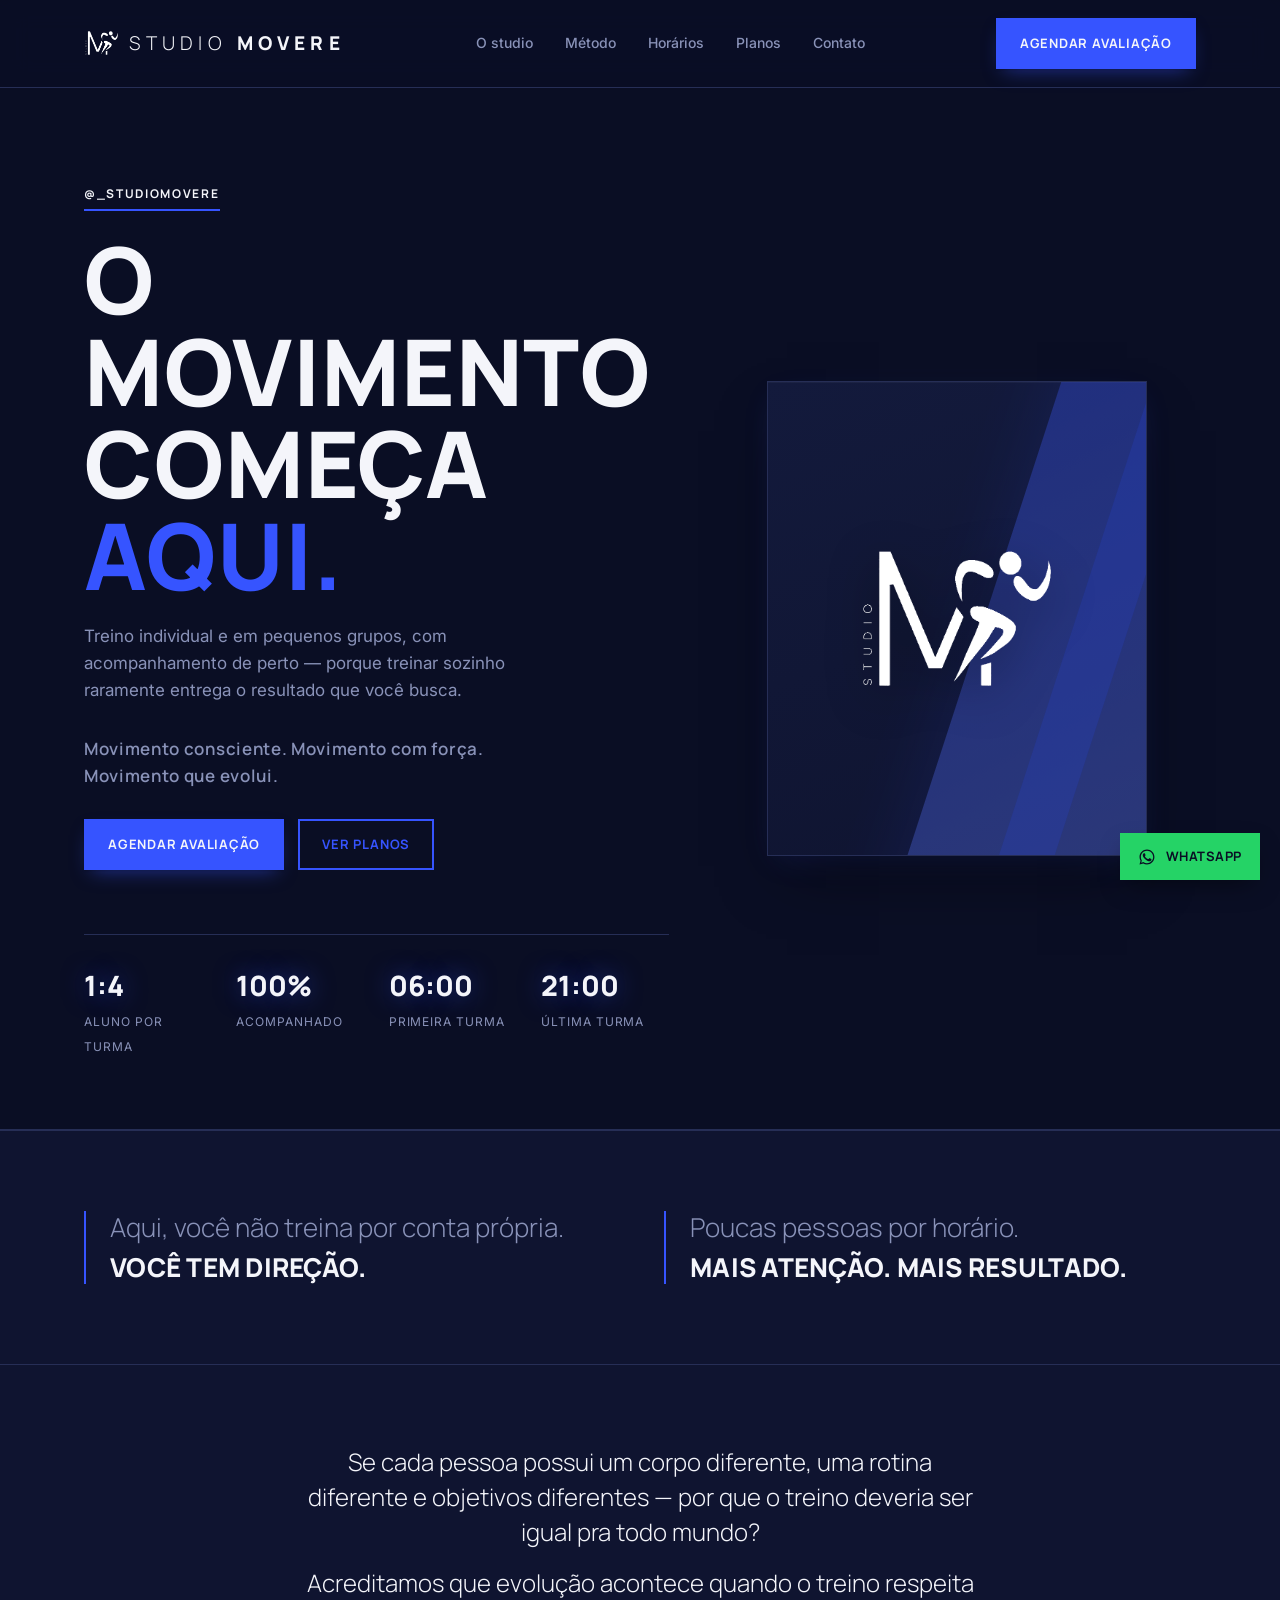
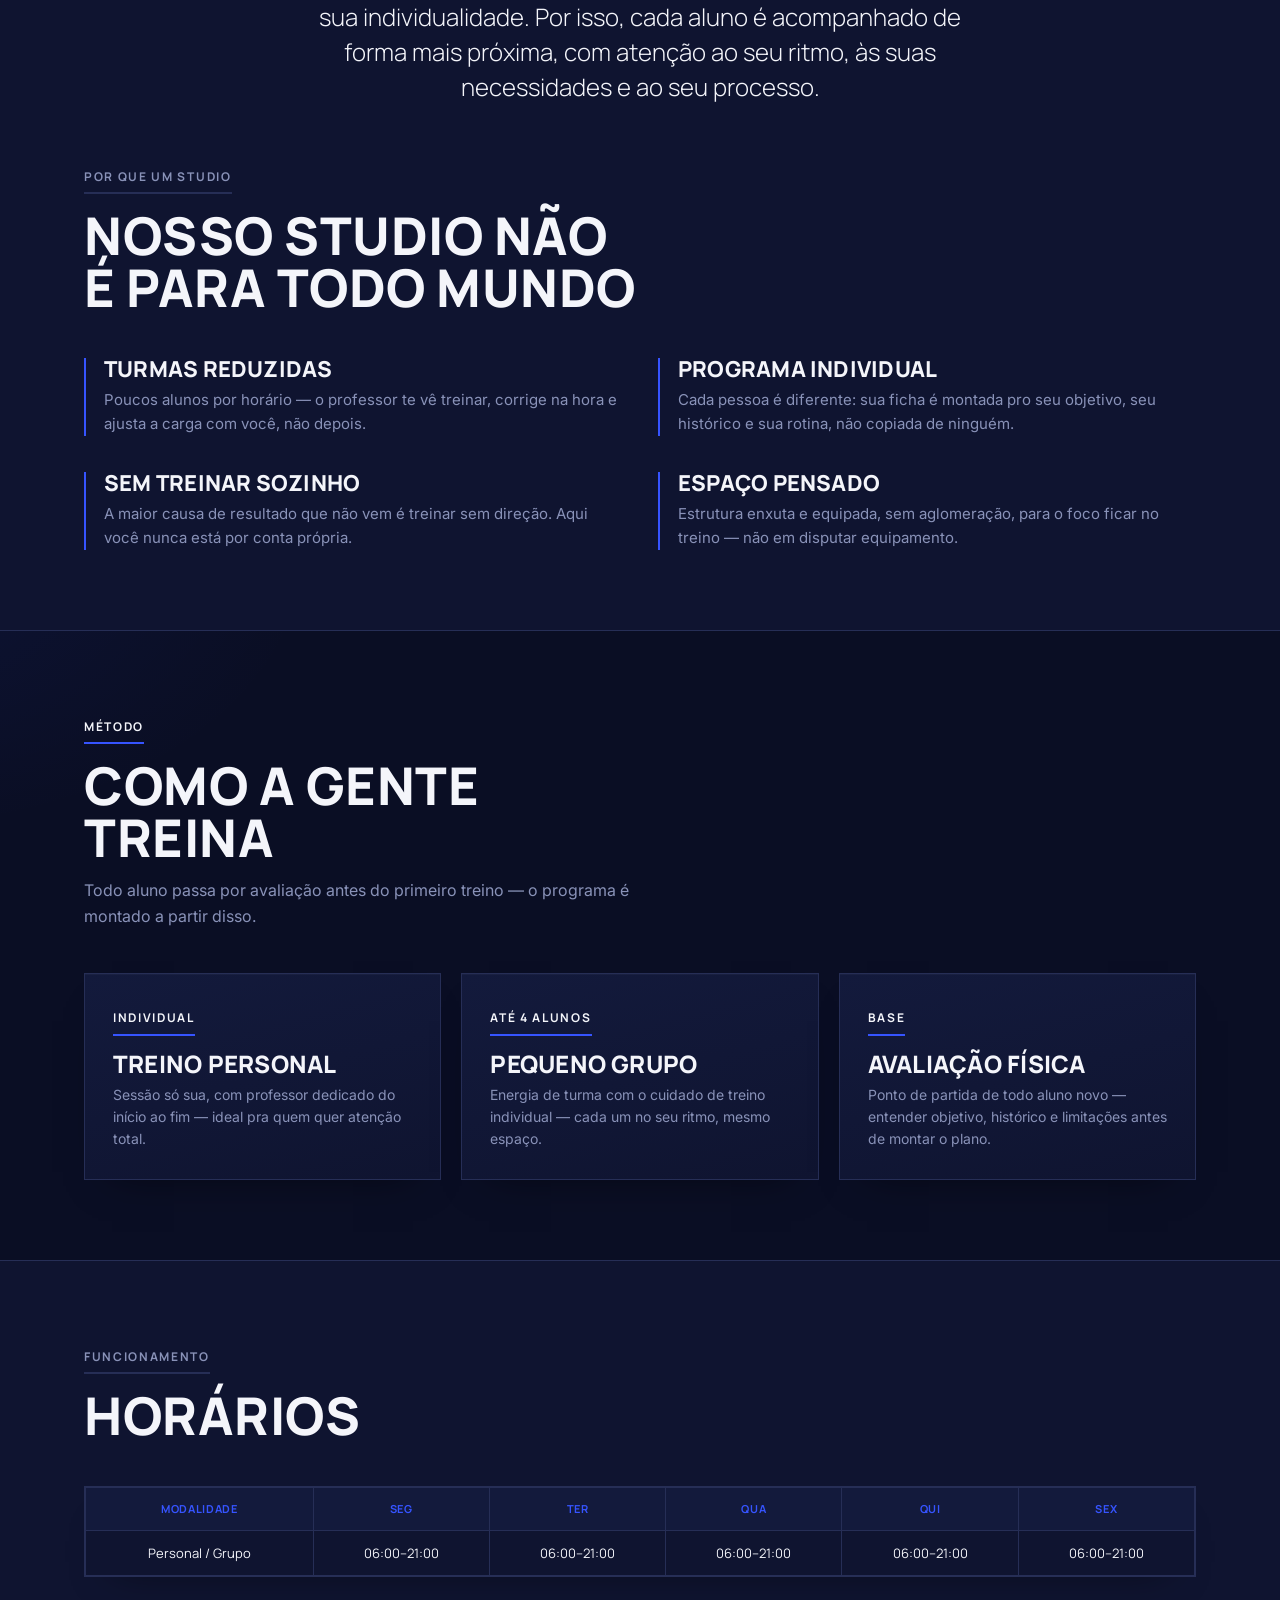
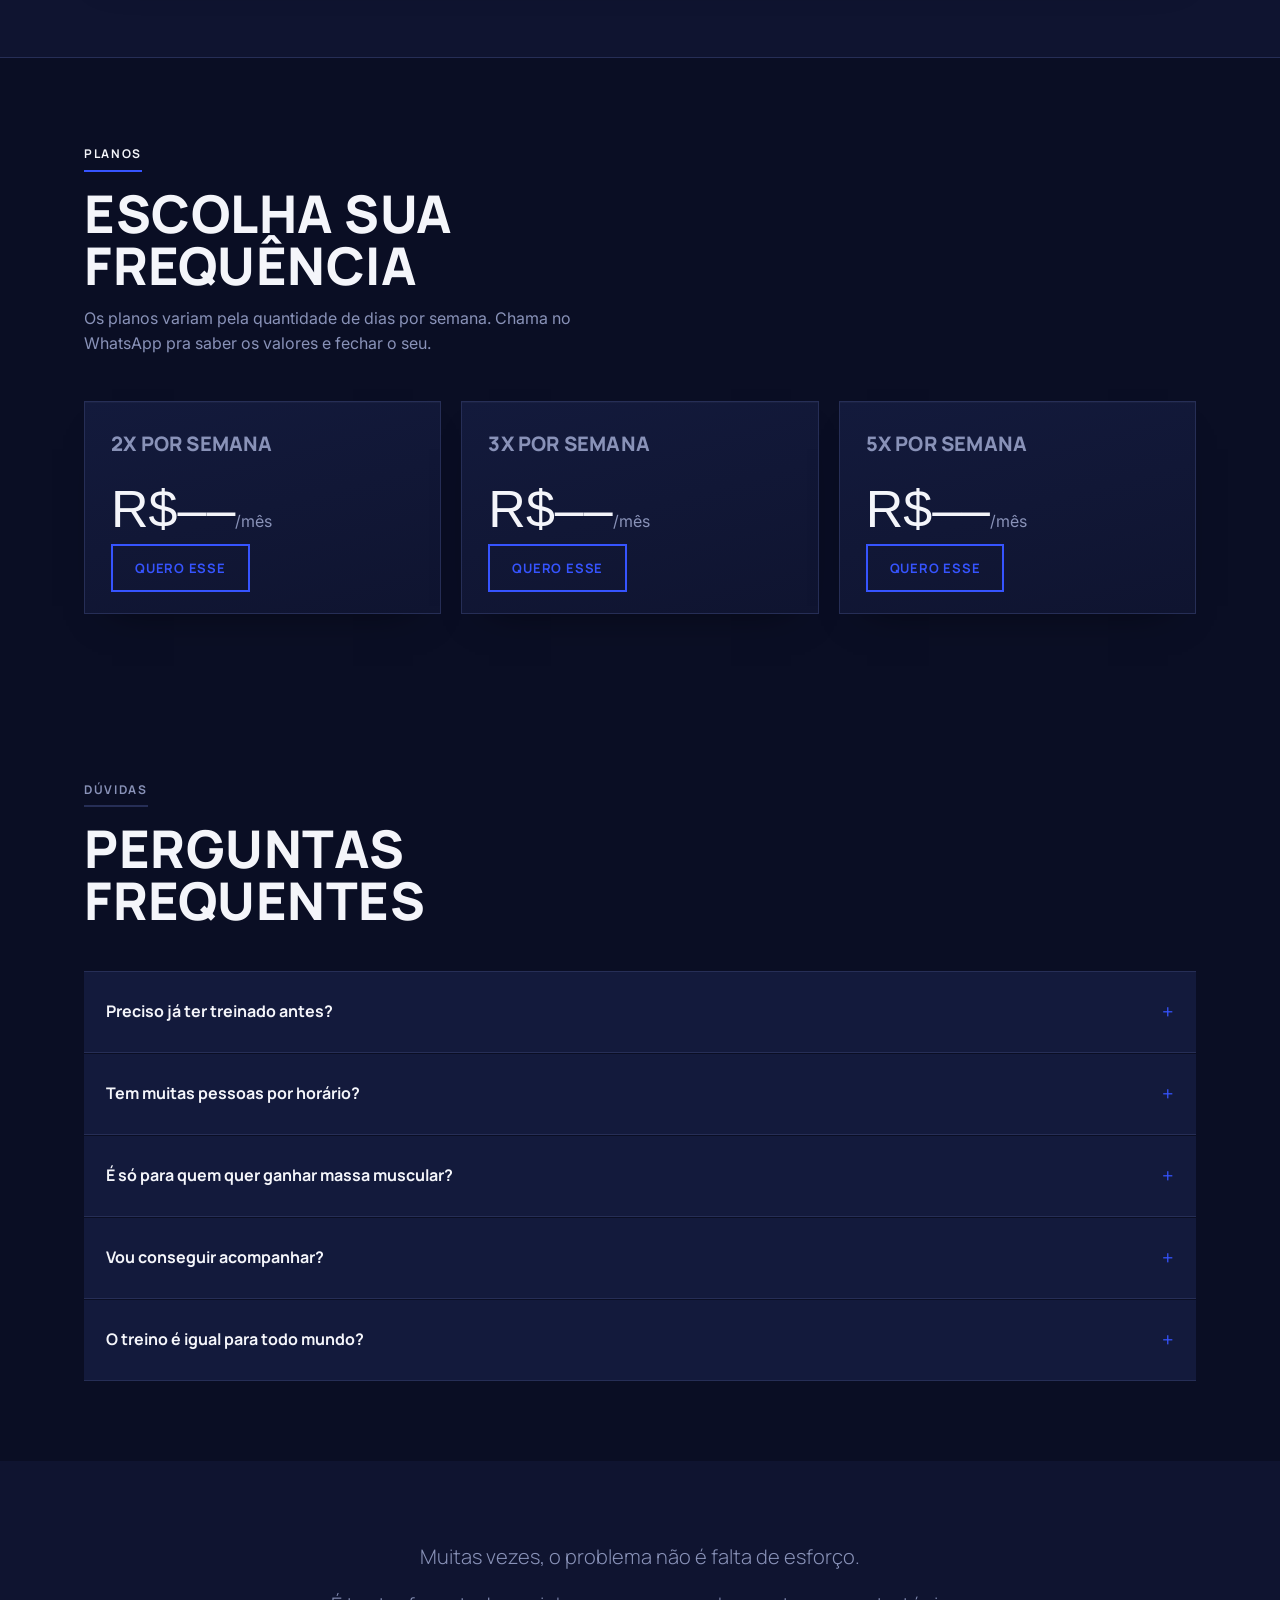
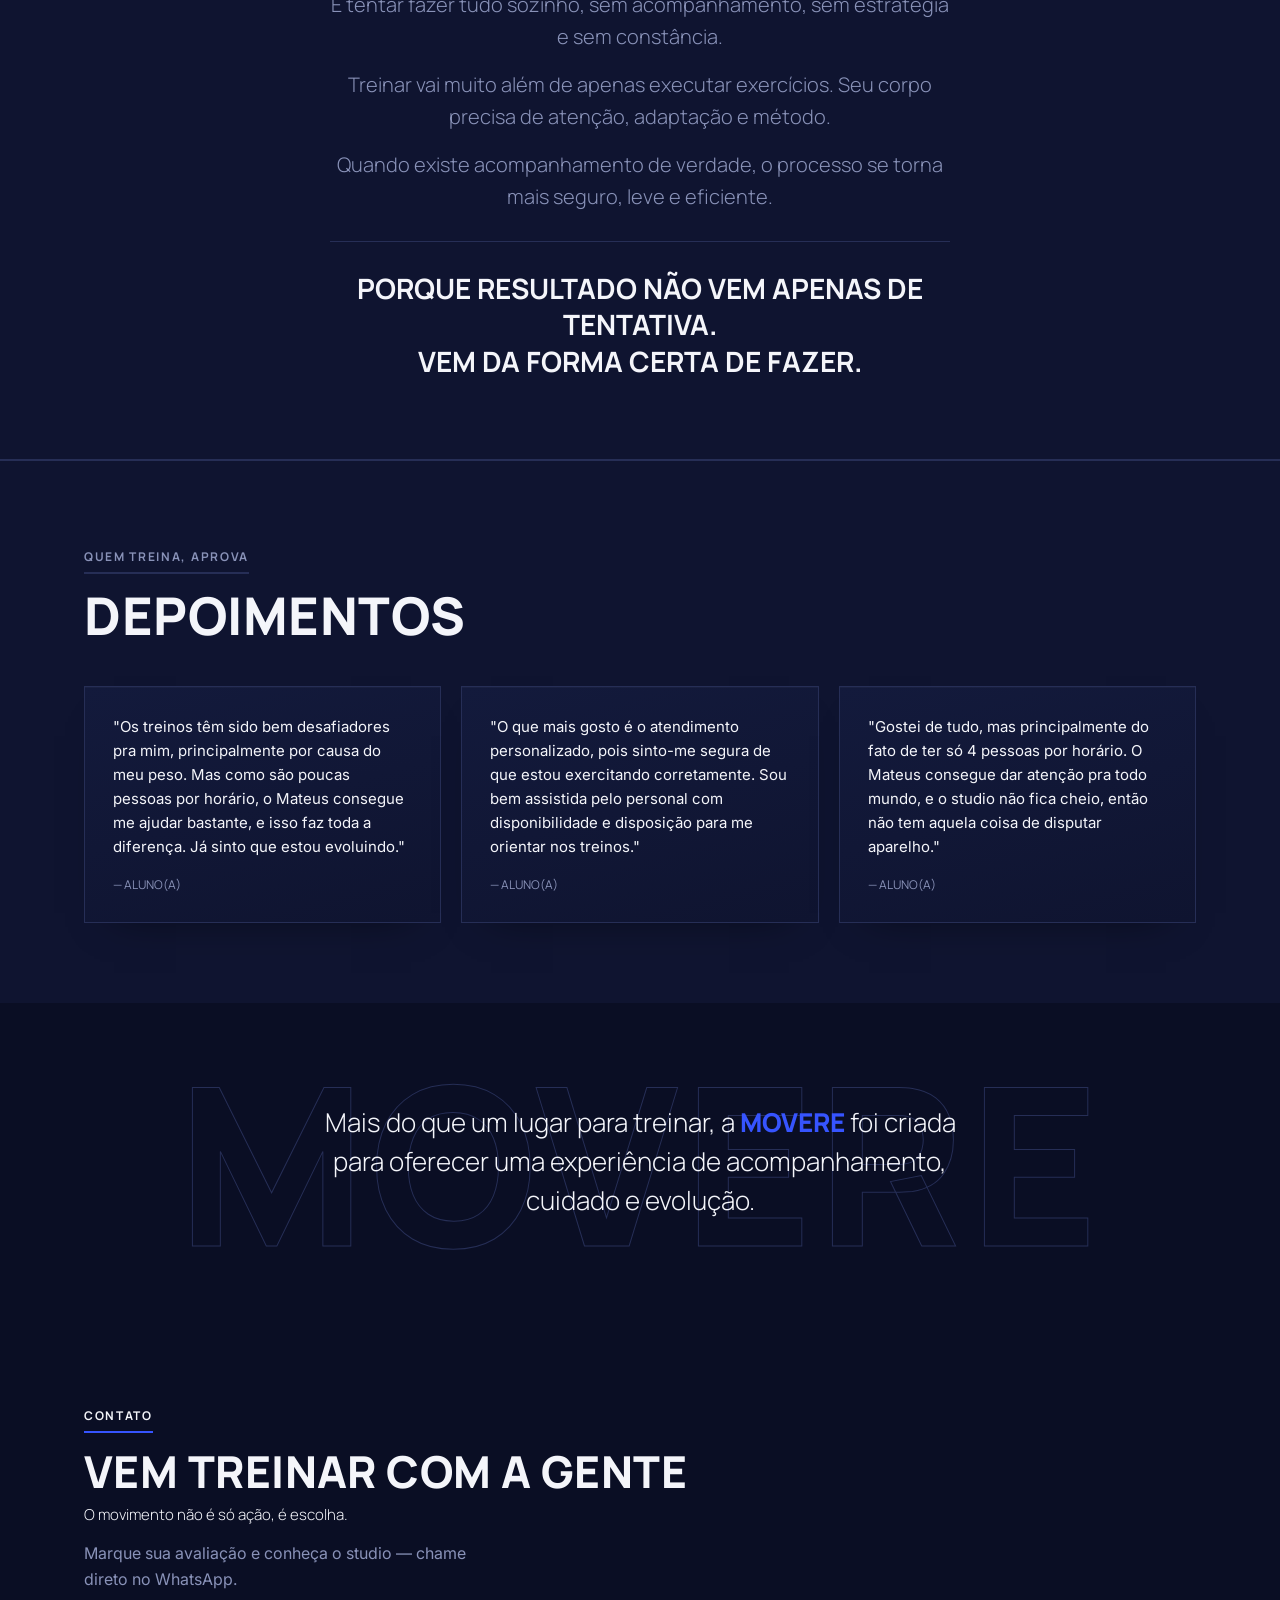
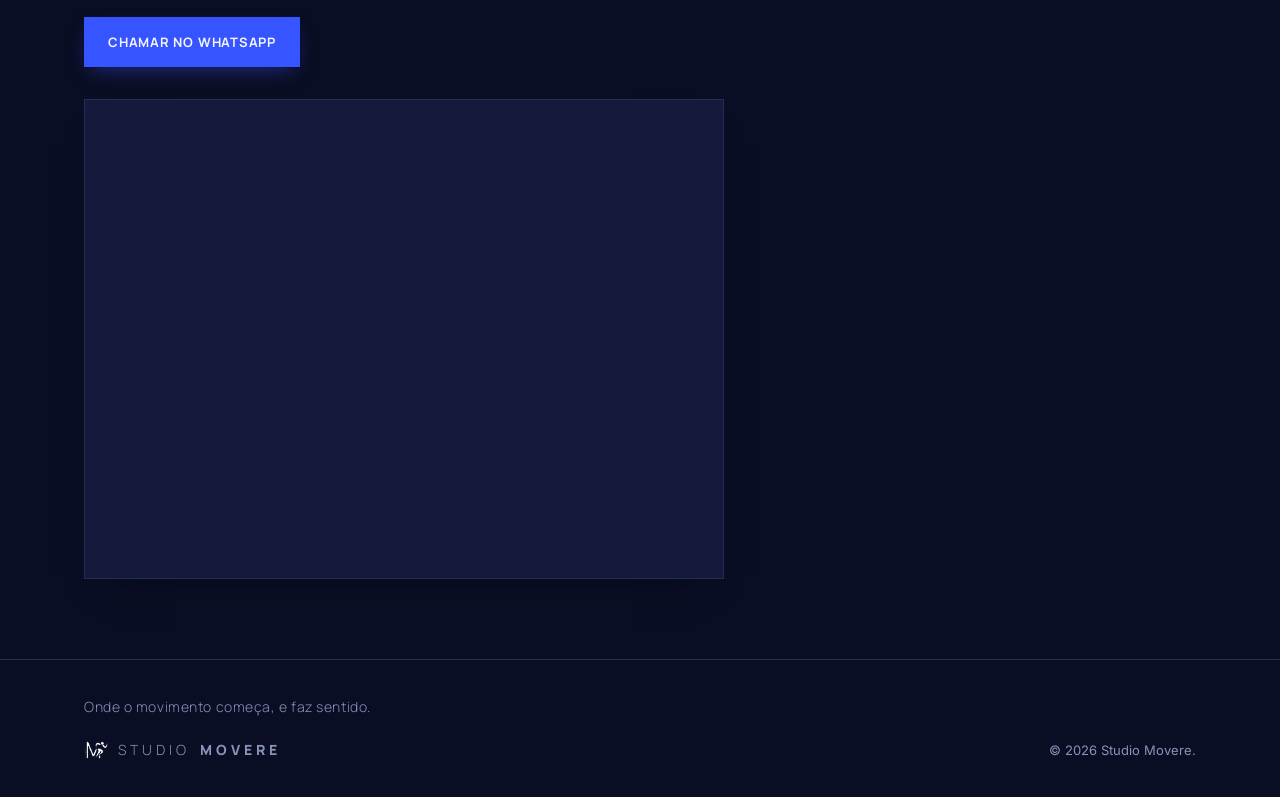
<file: index.html>
<!DOCTYPE html>
<html lang="pt-BR">
<head>
<meta charset="UTF-8">
<meta name="viewport" content="width=device-width, initial-scale=1.0">
<title>Studio Movere</title>
<link rel="stylesheet" href="style.css">
<link rel="shortcut icon" href="favicon.png.png" type="image/x-icon">
<link rel="preconnect" href="https://fonts.googleapis.com">
<link href="https://fonts.googleapis.com/css2?family=Manrope:wght@300;400;500;700;800&family=Inter:wght@400;500;600&display=swap" rel="stylesheet">
</head>
<body>

<header>
  <div class="wrap nav">
    <a href="#" class="logo"><img src="logo-icon.png" alt="Studio Movere" class="logo-mark">STUDIO <b>MOVERE</b></a>
    <nav class="nav-links">
      <a href="#sobre">O studio</a>
      <a href="#modalidades">Método</a>
      <a href="#horarios">Horários</a>
      <a href="#planos">Planos</a>
      <a href="#contato">Contato</a>
    </nav>
    <a href="#" class="btn nav-cta" data-wa data-wa-msg="Olá! Quero agendar uma avaliação no Studio Movere.">Agendar avaliação</a>
  </div>
</header>

<section class="hero">
  <div class="wrap hero-grid">
    <div>
      <div class="eyebrow"><span class="tag">@_studiomovere</span></div>
      <h1>O movimento<br>começa <em>aqui.</em></h1>
      <p>Treino individual e em pequenos grupos, com acompanhamento de perto — porque treinar sozinho raramente entrega o resultado que você busca.</p>
      <p class="movimento-triad">Movimento consciente. Movimento com força. Movimento que evolui.</p>
      <div class="hero-actions">
        <a href="#" class="btn" data-wa data-wa-msg="Olá! Quero agendar uma avaliação no Studio Movere.">Agendar avaliação</a>
        <a href="#planos" class="btn btn--outline">Ver planos</a>
      </div>
      <div class="stat-strip">
        <div class="stat"><b>1:4</b><span>Aluno por turma</span></div>
        <div class="stat"><b>100%</b><span>Acompanhado</span></div>
        <div class="stat"><b>06:00</b><span>Primeira turma</span></div>
        <div class="stat"><b>21:00</b><span>Última turma</span></div>
      </div>
    </div>
    <div class="mark">
      <img src="logo-icon.png" alt="Studio Movere" class="mark-icon">
    </div>
  </div>
</section>

<section class="manifesto">
  <div class="wrap manifesto-grid" data-reveal-group>
    <blockquote>
      <p>Aqui, você não treina por conta própria.</p>
      <p class="manifesto-strong">Você tem direção.</p>
    </blockquote>
    <blockquote>
      <p>Poucas pessoas por horário.</p>
      <p class="manifesto-strong">Mais atenção. Mais resultado.</p>
    </blockquote>
  </div>
</section>

<section class="sobre" id="sobre">
  <div class="wrap">
    <div class="manifesto-lead" data-reveal>
      <p>Se cada pessoa possui um corpo diferente, uma rotina diferente e objetivos diferentes — por que o treino deveria ser igual pra todo mundo?</p>
      <p>Acreditamos que evolução acontece quando o treino respeita sua individualidade. Por isso, cada aluno é acompanhado de forma mais próxima, com atenção ao seu ritmo, às suas necessidades e ao seu processo.</p>
    </div>
    <div class="section-head" data-reveal>
      <span class="tag tag--ghost">Por que um studio</span>
      <h2>Nosso studio não é para todo mundo</h2>
    </div>
    <div class="sobre-grid">
      <div class="sobre-item">
        <h3>Turmas reduzidas</h3>
        <p>Poucos alunos por horário — o professor te vê treinar, corrige na hora e ajusta a carga com você, não depois.</p>
      </div>
      <div class="sobre-item">
        <h3>Programa individual</h3>
        <p>Cada pessoa é diferente: sua ficha é montada pro seu objetivo, seu histórico e sua rotina, não copiada de ninguém.</p>
      </div>
      <div class="sobre-item">
        <h3>Sem treinar sozinho</h3>
        <p>A maior causa de resultado que não vem é treinar sem direção. Aqui você nunca está por conta própria.</p>
      </div>
      <div class="sobre-item">
        <h3>Espaço pensado</h3>
        <p>Estrutura enxuta e equipada, sem aglomeração, para o foco ficar no treino — não em disputar equipamento.</p>
      </div>
    </div>
  </div>
</section>

<section id="modalidades">
  <div class="wrap">
    <div class="section-head" data-reveal>
      <span class="tag">Método</span>
      <h2>Como a gente treina</h2>
      <p>Todo aluno passa por avaliação antes do primeiro treino — o programa é montado a partir disso.</p>
    </div>
    <div class="cards" data-reveal-group>
      <div class="card">
        <span class="tag mono">Individual</span>
        <h3>Treino personal</h3>
        <p>Sessão só sua, com professor dedicado do início ao fim — ideal pra quem quer atenção total.</p>
      </div>
      <div class="card">
        <span class="tag mono">Até 4 alunos</span>
        <h3>Pequeno grupo</h3>
        <p>Energia de turma com o cuidado de treino individual — cada um no seu ritmo, mesmo espaço.</p>
      </div>
      <div class="card">
        <span class="tag mono">Base</span>
        <h3>Avaliação física</h3>
        <p>Ponto de partida de todo aluno novo — entender objetivo, histórico e limitações antes de montar o plano.</p>
      </div>
    </div>
  </div>
</section>

<section class="horarios" id="horarios">
  <div class="wrap">
    <div class="section-head" data-reveal>
      <span class="tag tag--ghost">Funcionamento</span>
      <h2>Horários</h2>
    </div>
    <div class="table-scroll">
      <table>
        <thead>
          <tr><th>Modalidade</th><th>Seg</th><th>Ter</th><th>Qua</th><th>Qui</th><th>Sex</th></tr>
        </thead>
        <tbody>
          <tr><td class="on">Personal / Grupo</td><td class="on">06:00–21:00</td><td class="on">06:00–21:00</td><td class="on">06:00–21:00</td><td class="on">06:00–21:00</td><td class="on">06:00–21:00</td></tr>
        </tbody>
      </table>
    </div>
  </div>
</section>

<section id="planos">
  <div class="wrap">
    <div class="section-head" data-reveal>
      <span class="tag">Planos</span>
      <h2>Escolha sua frequência</h2>
      <p>Os planos variam pela quantidade de dias por semana. Chama no WhatsApp pra saber os valores e fechar o seu.</p>
    </div>
    <div class="plans" data-reveal-group>
      <div class="plan">
        <h3>2x por semana</h3>
        <div class="price">R$––<span>/mês</span></div>
        <a href="#" class="btn btn--outline" data-wa data-wa-msg="Olá! Tenho interesse no plano de 2x por semana do Studio Movere.">Quero esse</a>
      </div>
      <div class="plan">
        <h3>3x por semana</h3>
        <div class="price">R$––<span>/mês</span></div>
        <a href="#" class="btn btn--outline" data-wa data-wa-msg="Olá! Tenho interesse no plano de 3x por semana do Studio Movere.">Quero esse</a>
      </div>
      <div class="plan">
        <h3>5x por semana</h3>
        <div class="price">R$––<span>/mês</span></div>
        <a href="#" class="btn btn--outline" data-wa data-wa-msg="Olá! Tenho interesse no plano de 5x por semana do Studio Movere.">Quero esse</a>
      </div>
    </div>
  </div>
</section>

<section id="duvidas">
  <div class="wrap">
    <div class="section-head" data-reveal>
      <span class="tag tag--ghost">Dúvidas</span>
      <h2>Perguntas frequentes</h2>
    </div>
    <div class="faq-list" data-reveal-group>
      <details class="faq-item">
        <summary>Preciso já ter treinado antes?</summary>
        <p>Não. Aqui, cada pessoa começa do seu ponto de partida.</p>
      </details>
      <details class="faq-item">
        <summary>Tem muitas pessoas por horário?</summary>
        <p>Não. Trabalhamos com poucas pessoas para garantir mais atenção.</p>
      </details>
      <details class="faq-item">
        <summary>É só para quem quer ganhar massa muscular?</summary>
        <p>Não. O foco é saúde, condicionamento, qualidade de vida e evolução.</p>
      </details>
      <details class="faq-item">
        <summary>Vou conseguir acompanhar?</summary>
        <p>Sim. O processo é adaptado à sua realidade e ao seu ritmo.</p>
      </details>
      <details class="faq-item">
        <summary>O treino é igual para todo mundo?</summary>
        <p>Não. O acompanhamento é individual e o treino respeita seus objetivos.</p>
      </details>
    </div>
  </div>
</section>

<section class="problema">
  <div class="wrap">
    <div class="problema-content" data-reveal>
      <p>Muitas vezes, o problema não é falta de esforço.</p>
      <p>É tentar fazer tudo sozinho, sem acompanhamento, sem estratégia e sem constância.</p>
      <p>Treinar vai muito além de apenas executar exercícios. Seu corpo precisa de atenção, adaptação e método.</p>
      <p>Quando existe acompanhamento de verdade, o processo se torna mais seguro, leve e eficiente.</p>
      <p class="problema-emphasis">Porque resultado não vem apenas de tentativa.<br>Vem da forma certa de fazer.</p>
    </div>
  </div>
</section>

<section class="depoimentos">
  <div class="wrap">
    <div class="section-head" data-reveal>
      <span class="tag tag--ghost">Quem treina, aprova</span>
      <h2>Depoimentos</h2>
    </div>
    <div class="quote-strip" data-reveal-group>
      <div class="quote">
        <p>"Os treinos têm sido bem desafiadores pra mim, principalmente por causa do meu peso. Mas como são poucas pessoas por horário, o Mateus consegue me ajudar bastante, e isso faz toda a diferença. Já sinto que estou evoluindo."</p>
        <footer>— Aluno(a)</footer>
      </div>
      <div class="quote">
        <p>"O que mais gosto é o atendimento personalizado, pois sinto-me segura de que estou exercitando corretamente. Sou bem assistida pelo personal com disponibilidade e disposição para me orientar nos treinos."</p>
        <footer>— Aluno(a)</footer>
      </div>
      <div class="quote">
        <p>"Gostei de tudo, mas principalmente do fato de ter só 4 pessoas por horário. O Mateus consegue dar atenção pra todo mundo, e o studio não fica cheio, então não tem aquela coisa de disputar aparelho."</p>
        <footer>— Aluno(a)</footer>
      </div>
    </div>
  </div>
</section>

<section class="banner">
  <div class="wrap">
    <p class="banner-ghost">MOVERE</p>
    <p class="banner-text" data-reveal>Mais do que um lugar para treinar, a <b>MOVERE</b> foi criada para oferecer uma experiência de acompanhamento, cuidado e evolução.</p>
  </div>
</section>

<section id="contato">
  <div class="wrap">
    <span class="tag">Contato</span>
    <h2 style="margin-top:16px; font-size:clamp(30px,4vw,44px); text-transform:uppercase;">Vem treinar com a gente</h2>
    <p style="font-family:'Manrope',sans-serif; font-weight:300; color:var(--chalk); font-size:15px; margin-top:10px;">O movimento não é só ação, é escolha.</p>
    <p style="color:var(--muted); margin:14px 0 24px; max-width:420px;">Marque sua avaliação e conheça o studio — chame direto no WhatsApp.</p>
    <a href="#" class="btn" data-wa data-wa-msg="Olá! Quero agendar uma avaliação no Studio Movere." style="display:inline-flex; margin-bottom:32px;">Chamar no WhatsApp</a>
    <div class="map-block" style="max-width:640px;">
      <iframe id="map-embed" title="Localização Studio Movere" width="100%" height="100%" style="border:0; filter:grayscale(0.3) invert(0.92) contrast(0.9);" loading="lazy" referrerpolicy="no-referrer-when-downgrade"></iframe>
    </div>
  </div>
</section>

<a href="#" id="wa-float" class="wa-float" data-wa data-wa-msg="Olá! Vim pelo site e quero saber mais sobre o Studio Movere." aria-label="Chamar no WhatsApp">
  <svg viewBox="0 0 24 24" fill="currentColor" aria-hidden="true"><path d="M17.5 14.4c-.3-.1-1.7-.8-2-.9-.3-.1-.5-.1-.6.1-.2.3-.7.9-.9 1.1-.2.2-.3.2-.6.1-.3-.1-1.3-.5-2.4-1.5-.9-.8-1.5-1.8-1.7-2.1-.2-.3 0-.5.1-.6.1-.1.3-.3.4-.5.1-.1.2-.3.2-.4.1-.2 0-.3 0-.5-.1-.1-.6-1.4-.8-1.9-.2-.5-.4-.4-.6-.4h-.5c-.2 0-.5.1-.7.3-.3.3-1 1-1 2.4s1 2.8 1.2 3c.1.2 2 3 4.8 4.3.7.3 1.2.5 1.6.6.7.2 1.3.2 1.8.1.5-.1 1.7-.7 1.9-1.3.2-.6.2-1.1.2-1.3-.1-.1-.3-.2-.5-.3z"/><path d="M12 2C6.5 2 2 6.5 2 12c0 1.9.5 3.6 1.4 5.1L2 22l5-1.3c1.4.8 3.1 1.2 4.9 1.2 5.5 0 10-4.5 10-10S17.5 2 12 2zm0 18.2c-1.6 0-3.1-.4-4.4-1.2l-.3-.2-3 .8.8-2.9-.2-.3C4.2 15 3.8 13.5 3.8 12c0-4.5 3.7-8.2 8.2-8.2s8.2 3.7 8.2 8.2-3.7 8.2-8.2 8.2z"/></svg>
  <span>WhatsApp</span>
</a>

<footer class="site-footer">
  <div class="wrap">
    <p style="font-family:'Manrope',sans-serif; font-weight:300; letter-spacing:0.04em; color:var(--muted); margin-bottom:20px; font-size:14px;">Onde o movimento começa, e faz sentido.</p>
    <div class="footer-row">
      <span class="logo" style="font-size:14px;"><img src="logo-icon.png" alt="Studio Movere" class="logo-mark" style="height:18px;">STUDIO <b>MOVERE</b></span>
      <span>© 2026 Studio Movere.</span>
    </div>
  </div>
</footer>

<script src="script.js"></script>
</body>
</html>
</file>
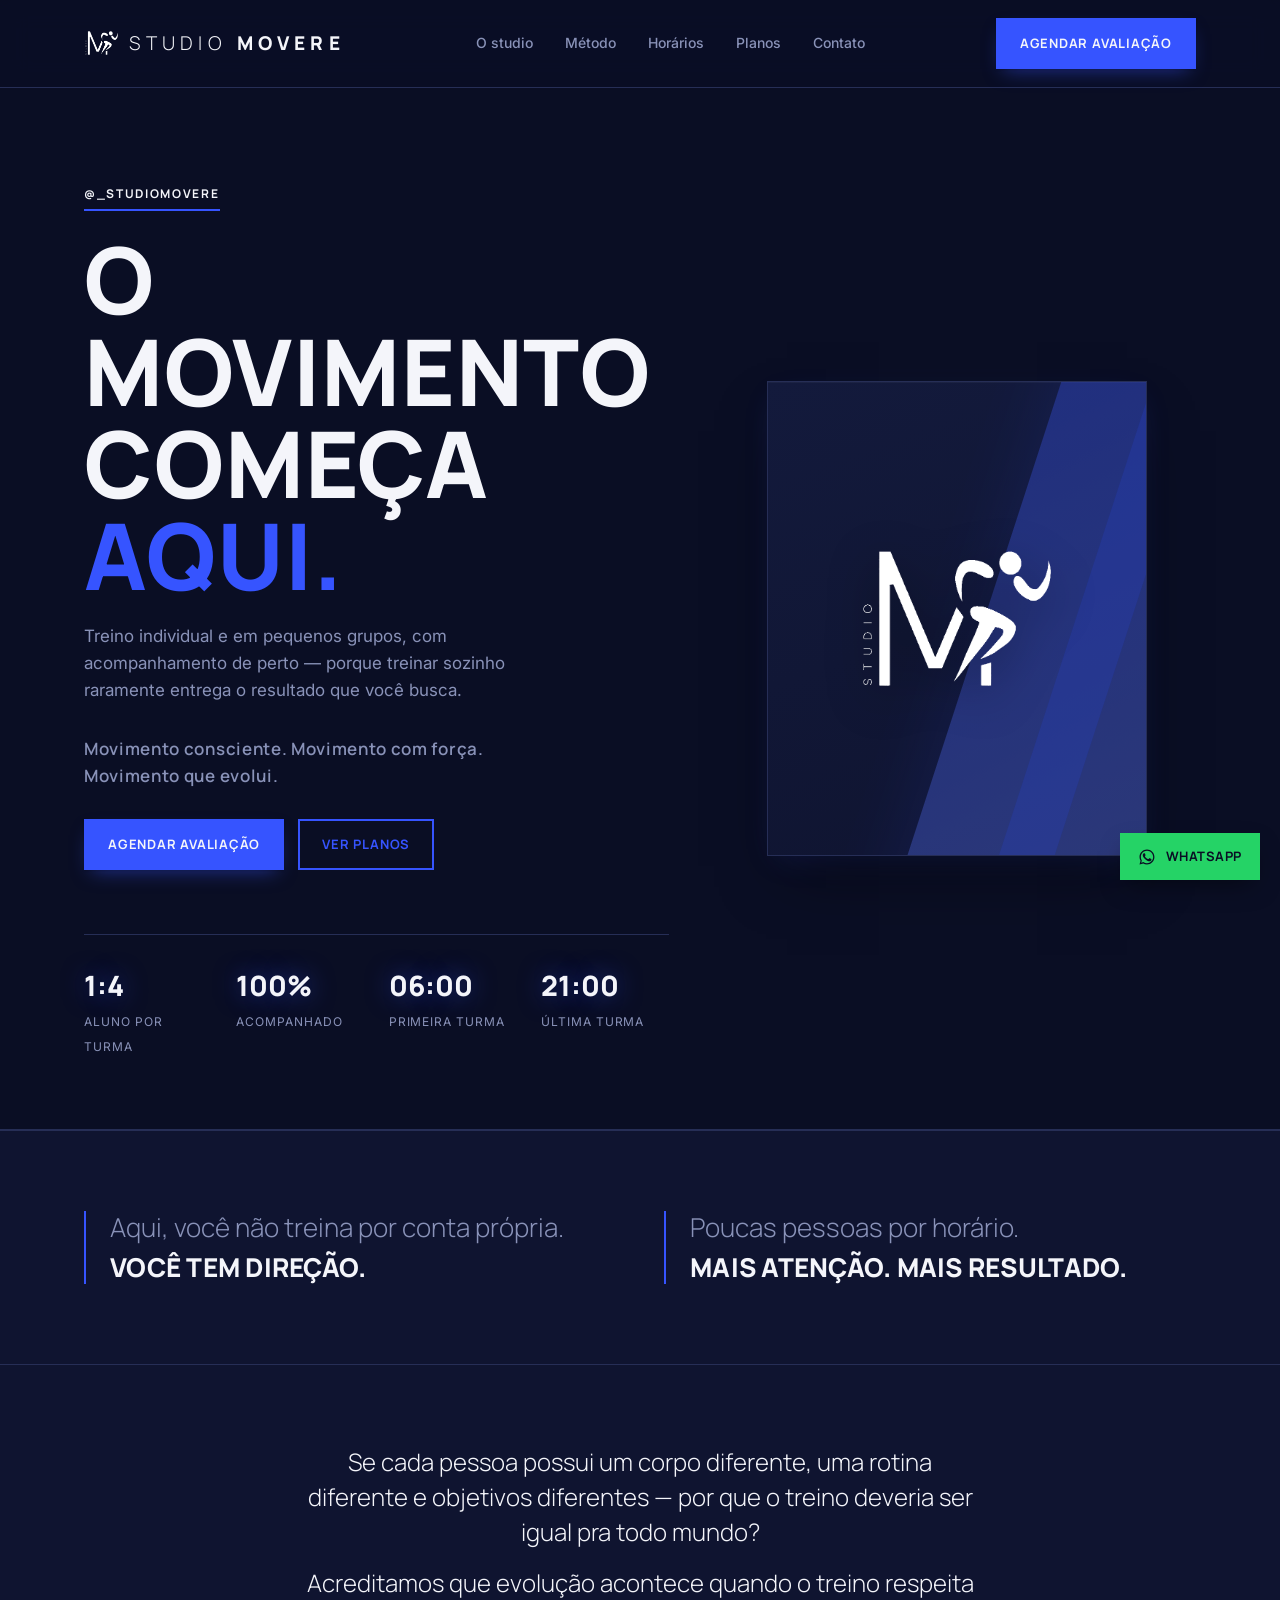
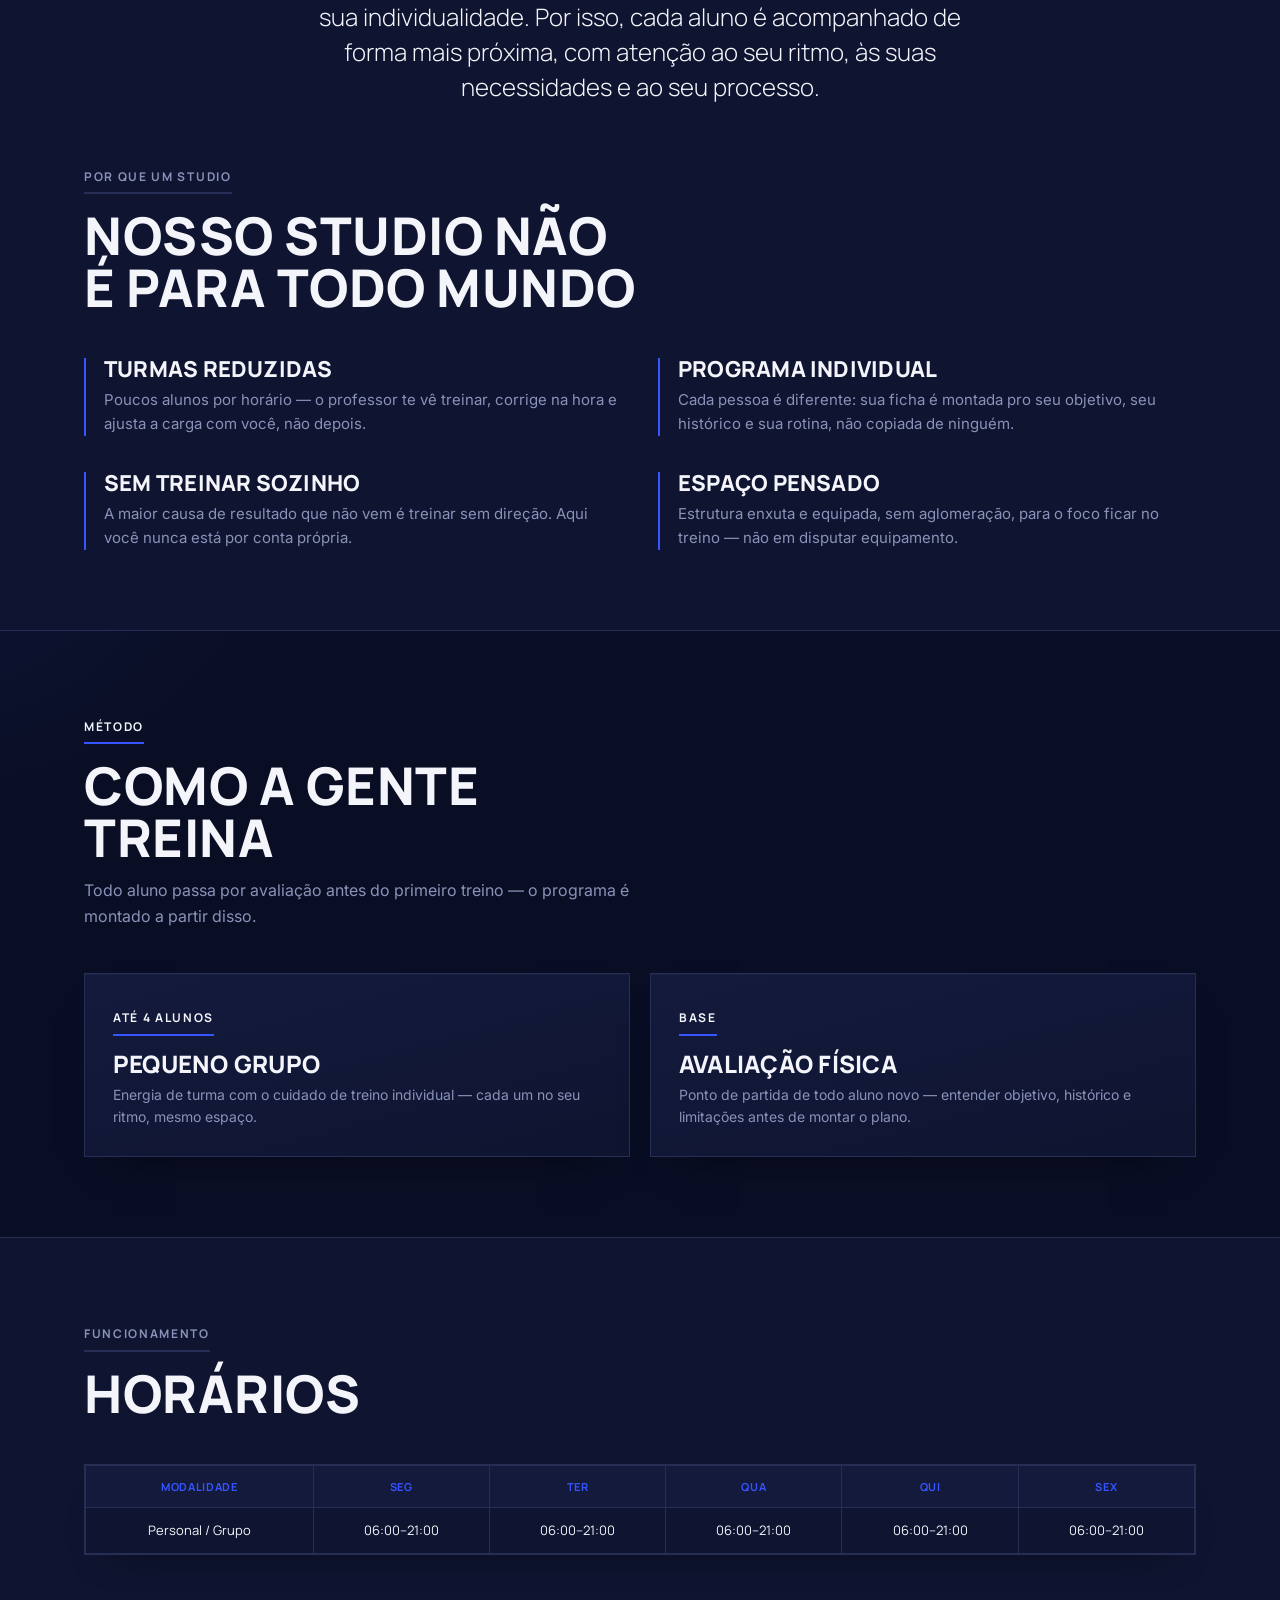
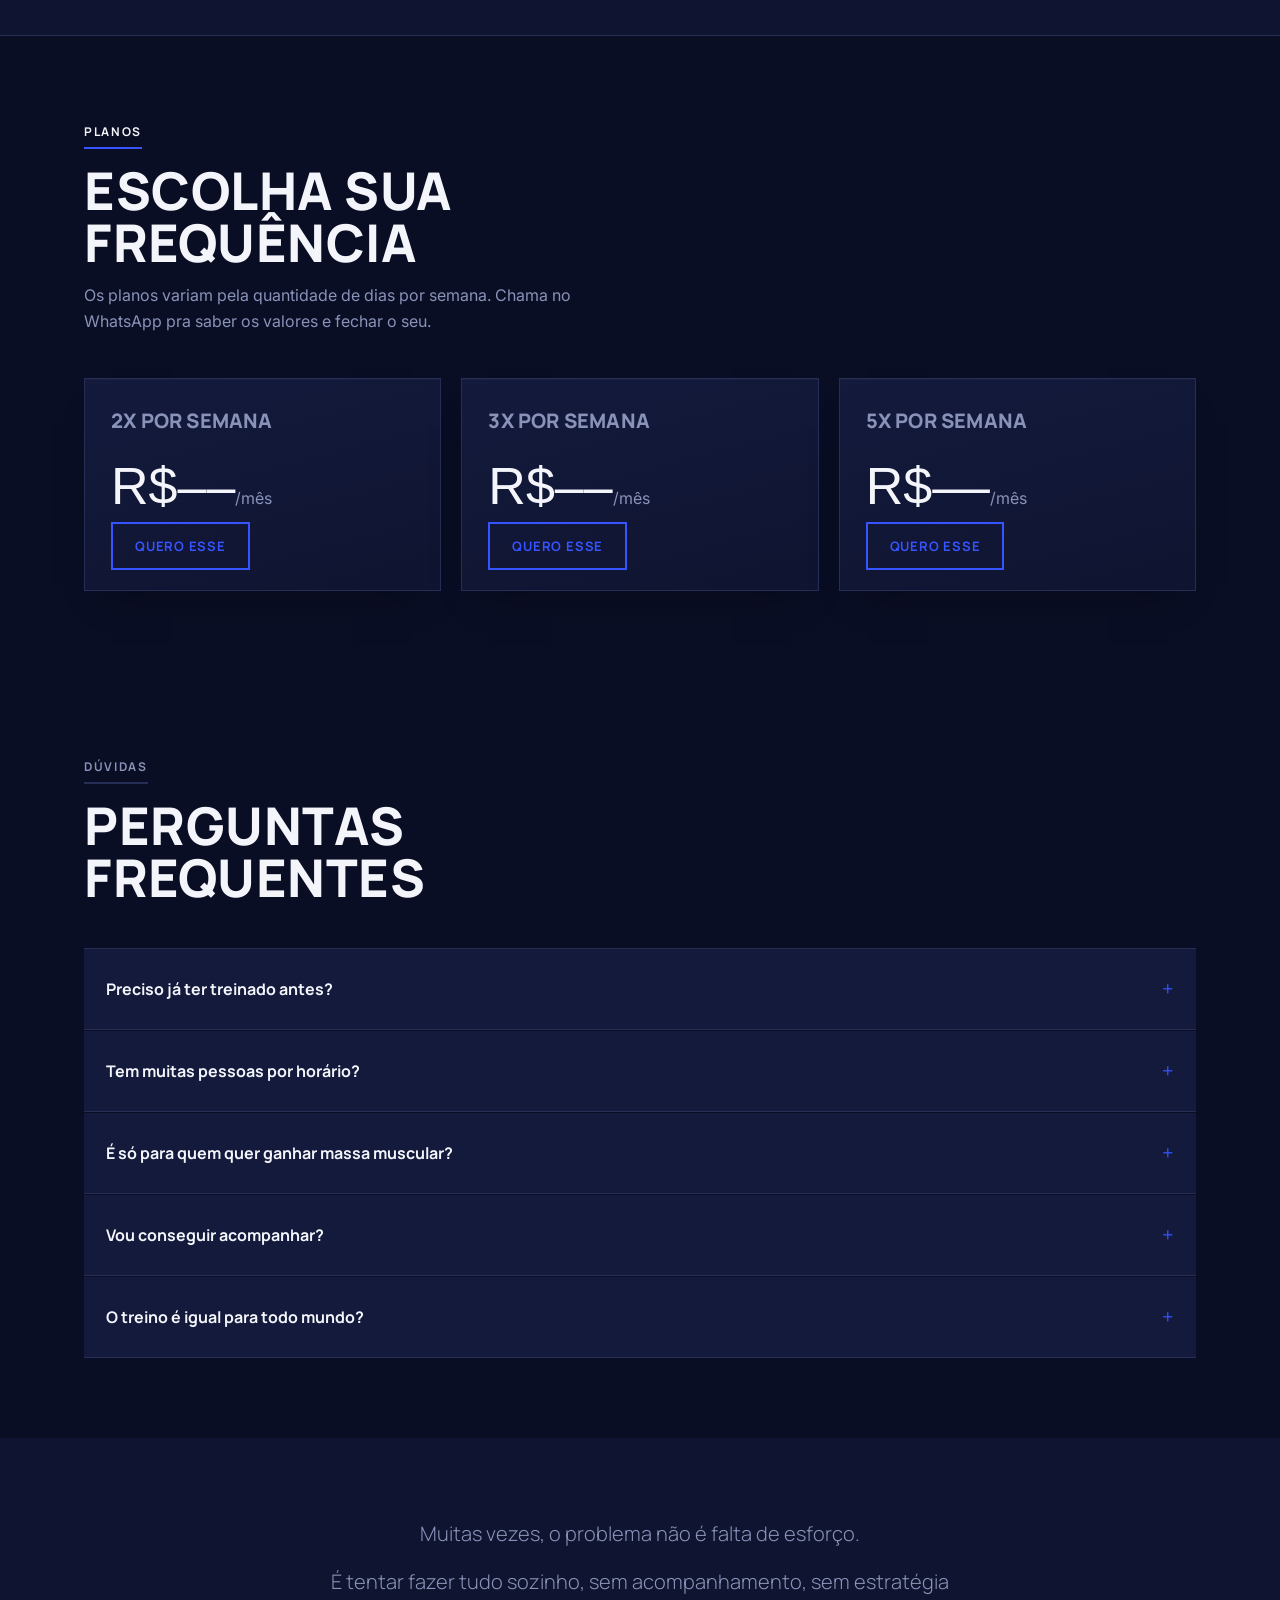
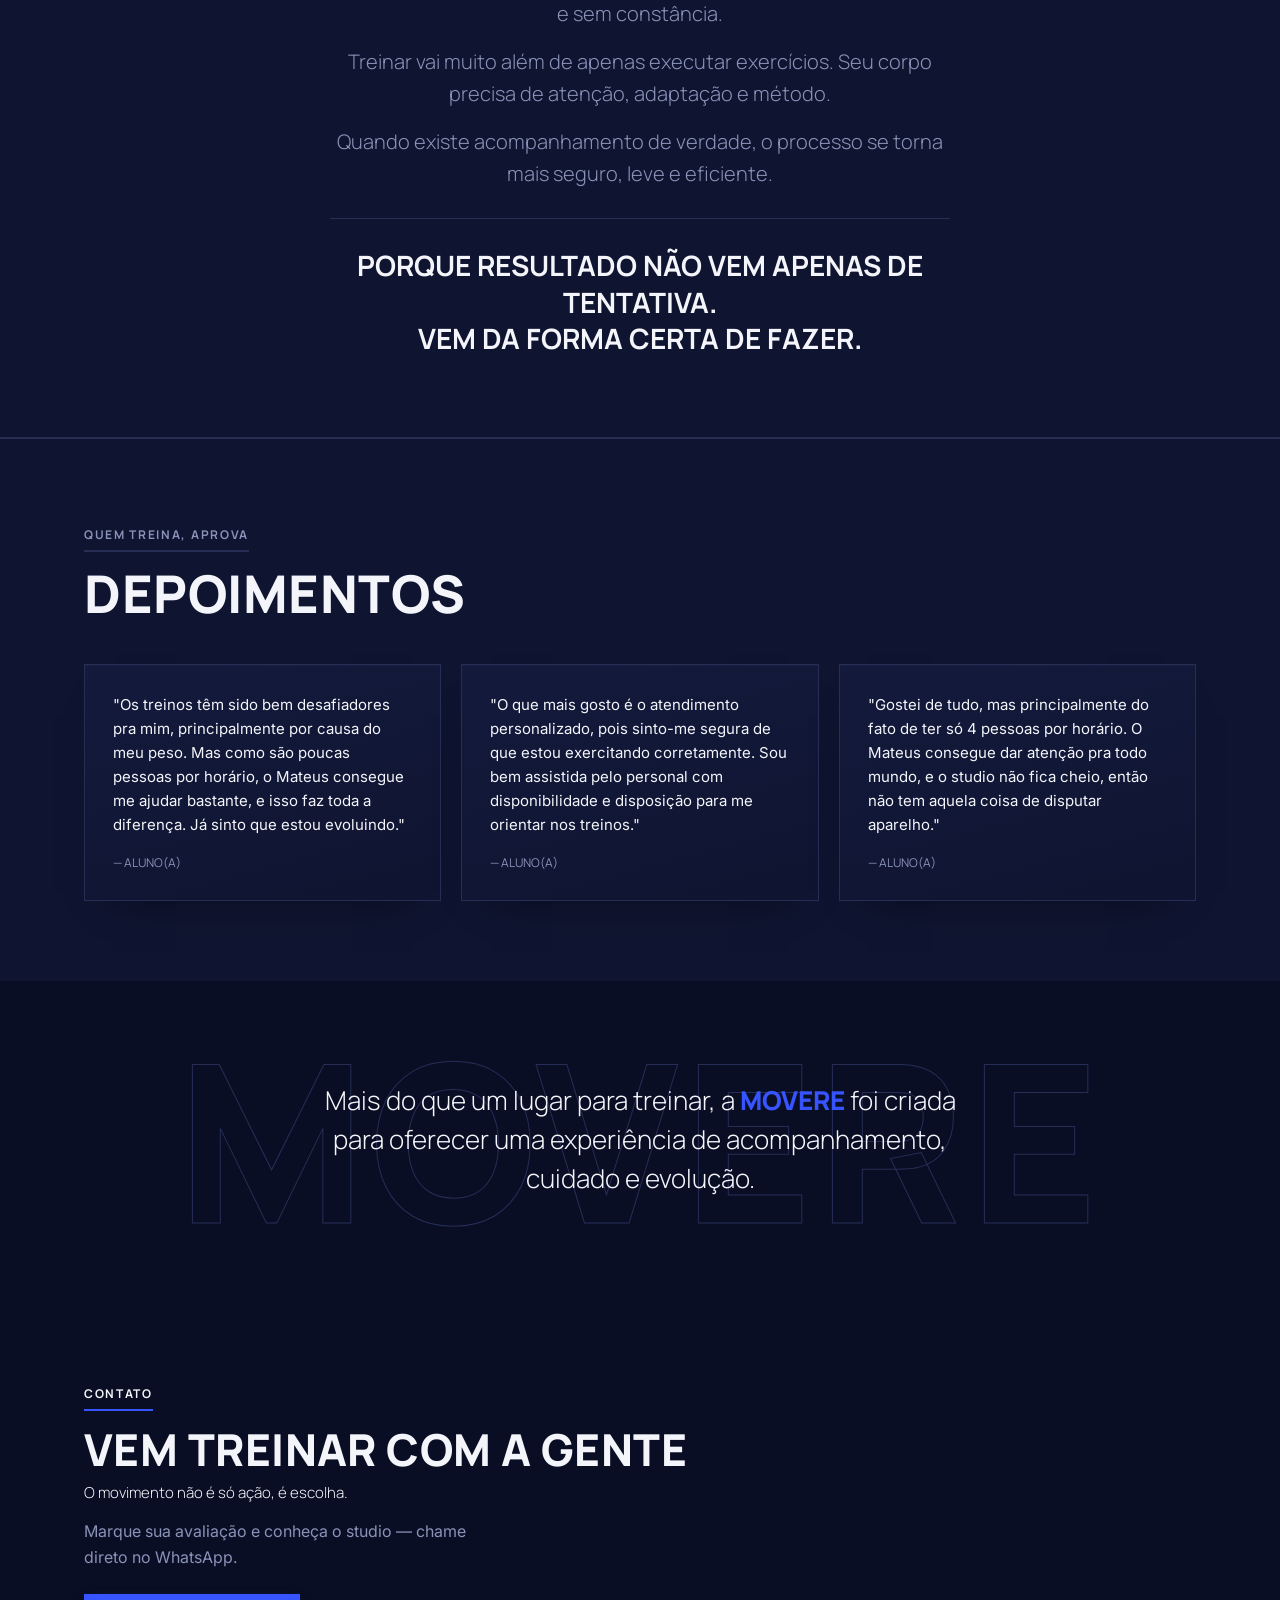
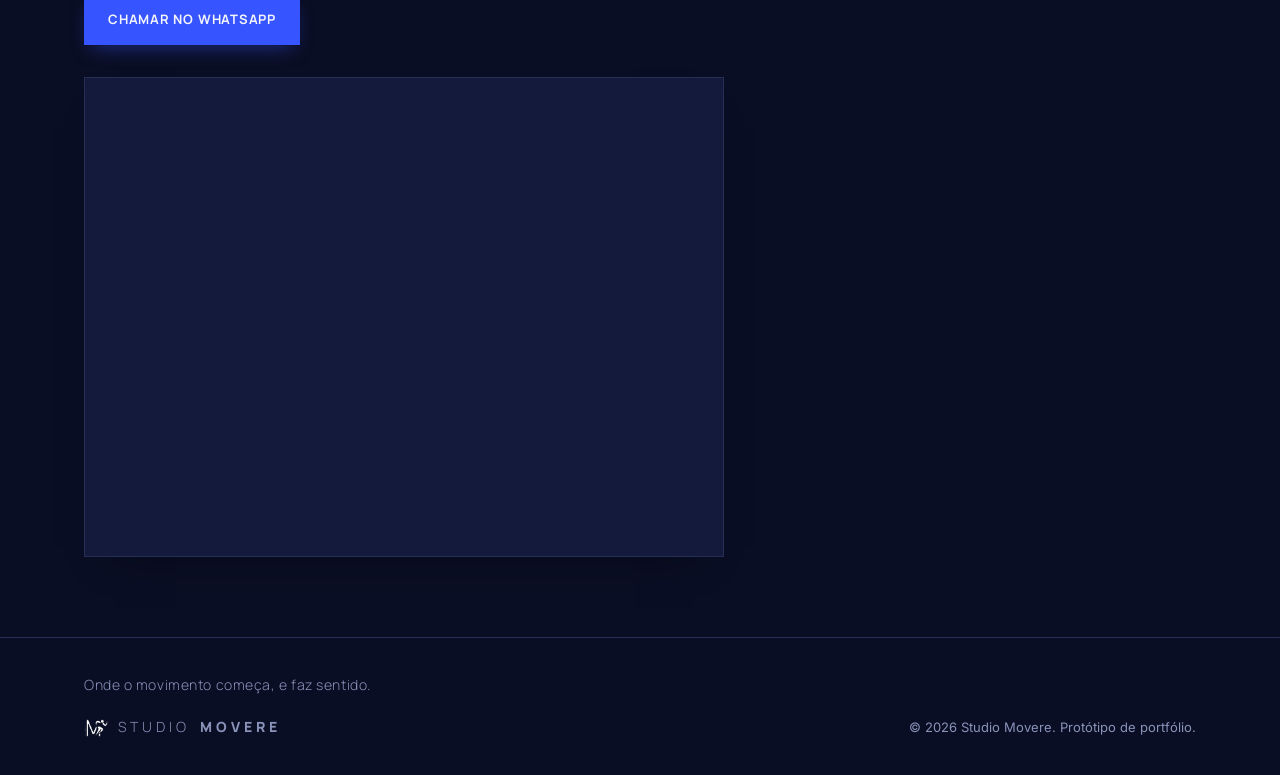
<file: index (1).html>
<!DOCTYPE html>
<html lang="pt-BR">
<head>
<meta charset="UTF-8">
<meta name="viewport" content="width=device-width, initial-scale=1.0">
<title>Studio Movere</title>
<link rel="shortcut icon" href="favicon.png.png" type="image/x-icon">
<link rel="preconnect" href="https://fonts.googleapis.com">
<link href="https://fonts.googleapis.com/css2?family=Manrope:wght@300;400;500;700;800&family=Inter:wght@400;500;600&display=swap" rel="stylesheet">
<style>
  :root{
    --bg: #0A0E24;
    --bg-alt: #0F1430;
    --panel: #131A3C;
    --line: #262E56;
    --chalk: #F4F5FA;
    --muted: #8992B8;
    --accent: #3654FF;
    --accent-dim: #2540C9;
    --radius: 2px;
  }
  *{ box-sizing:border-box; margin:0; padding:0; }
  html{ scroll-behavior:smooth; }
  body{
    background:
      radial-gradient(1100px 560px at 82% -8%, rgba(54,84,255,0.16), transparent 60%),
      radial-gradient(800px 500px at -10% 30%, rgba(54,84,255,0.08), transparent 55%),
      var(--bg);
    color:var(--chalk);
    font-family:'Inter', sans-serif;
    line-height:1.6;
    -webkit-font-smoothing:antialiased;
  }
  h1,h2,h3{
    font-family:'Manrope', sans-serif;
    letter-spacing:0.01em;
    line-height:1;
    font-weight:800;
  }
  .mono{
    font-family:'Manrope', sans-serif;
    font-weight:600;
    letter-spacing:0.16em;
  }
  a{ color:inherit; text-decoration:none; }
  img{ max-width:100%; display:block; }
  .wrap{
    max-width:1160px;
    margin:0 auto;
    padding:0 24px;
  }
  ::selection{ background:var(--accent); color:var(--bg); }

  /* Tag / signature element */
  .tag{
    display:inline-flex;
    align-items:center;
    gap:8px;
    font-family:'Manrope', sans-serif;
    font-size:12px;
    font-weight:700;
    letter-spacing:0.14em;
    text-transform:uppercase;
    color:var(--chalk);
    background:transparent;
    padding:6px 0;
    border:none;
    border-bottom:2px solid var(--accent);
  }
  .tag--ghost{
    color:var(--muted);
    border-bottom-color:var(--line);
  }

  /* Header */
  header{
    position:sticky; top:0; z-index:50;
    background:rgba(10,14,36,0.82);
    backdrop-filter:blur(14px) saturate(140%);
    border-bottom:1px solid var(--line);
  }
  .nav{
    display:flex; align-items:center; justify-content:space-between;
    padding:18px 24px;
  }
  .logo{
    font-family:'Manrope', sans-serif;
    font-size:19px;
    font-weight:300;
    letter-spacing:0.28em;
    text-transform:uppercase;
    display:flex; align-items:center; gap:10px;
  }
  .logo b{
    font-weight:800;
  }
  .logo-mark{
    height:26px; width:auto;
    flex-shrink:0;
  }
  .nav-links{
    display:flex; gap:32px;
    font-size:14px; font-weight:500;
    color:var(--muted);
  }
  .nav-links a:hover{ color:var(--chalk); }
  .btn{
    font-family:'Manrope', sans-serif;
    font-size:13px; font-weight:700;
    letter-spacing:0.06em;
    text-transform:uppercase;
    padding:13px 22px;
    border:2px solid var(--accent);
    background:var(--accent);
    color:var(--chalk);
    cursor:pointer;
    box-shadow:0 1px 2px rgba(0,0,0,0.2), 0 8px 20px -8px rgba(54,84,255,0.55);
    transition:transform 0.2s cubic-bezier(.2,.8,.2,1), box-shadow 0.2s ease, background 0.2s ease, border-color 0.2s ease;
  }
  .btn:hover{
    transform:translateY(-2px);
    box-shadow:0 4px 10px rgba(0,0,0,0.25), 0 14px 30px -10px rgba(54,84,255,0.65);
  }
  .btn:active{ transform:translateY(0); }
  .btn:focus-visible{ outline:2px solid var(--chalk); outline-offset:2px; }
  .btn--outline{
    background:transparent;
    color:var(--accent);
    box-shadow:none;
  }
  .btn--outline:hover{
    background:rgba(54,84,255,0.08);
    box-shadow:0 4px 14px -6px rgba(54,84,255,0.3);
  }
  .nav-cta{ display:none; }
  @media(min-width:840px){ .nav-cta{ display:inline-flex; } }
  .nav-links{ display:none; }
  @media(min-width:840px){ .nav-links{ display:flex; } }

  /* Hero */
  .hero{
    position:relative;
    padding:90px 0 70px;
    overflow:hidden;
    border-bottom:1px solid var(--line);
  }
  .hero-grid{
    display:grid;
    gap:48px;
    align-items:center;
  }
  @media(min-width:900px){
    .hero-grid{ grid-template-columns:1.1fr 0.9fr; }
  }
  .eyebrow{ margin-bottom:22px; }
  .hero h1{
    font-size:clamp(48px, 9vw, 92px);
    text-transform:uppercase;
  }
  .hero h1 em{
    font-style:normal;
    color:var(--accent);
  }
  .hero p{
    color:var(--muted);
    font-size:17px;
    max-width:440px;
    margin:22px 0 30px;
  }
  .movimento-triad{
    font-family:'Manrope', sans-serif;
    font-weight:600;
    font-size:13px;
    letter-spacing:0.04em;
    color:var(--accent);
    margin:-18px 0 26px;
  }
  .hero-actions{ display:flex; gap:14px; flex-wrap:wrap; }

  .mark{
    position:relative;
    width:100%;
    aspect-ratio:4/5;
    max-width:380px;
    margin:0 auto;
    border:1px solid var(--line);
    background:linear-gradient(160deg, var(--panel), var(--bg-alt));
    overflow:hidden;
    display:flex; align-items:center; justify-content:center;
    padding:26px;
    box-shadow:
      0 1px 0 rgba(255,255,255,0.04) inset,
      0 30px 60px -20px rgba(0,0,0,0.55),
      0 10px 30px -12px rgba(54,84,255,0.25);
  }
  .mark::before{
    content:"";
    position:absolute;
    top:-20%; left:55%;
    width:60%; height:160%;
    background:linear-gradient(135deg, var(--accent), #6C86FF);
    transform:rotate(18deg);
    opacity:0.35;
    filter:drop-shadow(-14px 0 30px rgba(54,84,255,0.25));
  }
  .mark::after{
    content:"";
    position:absolute;
    top:-20%; left:78%;
    width:14%; height:160%;
    background:var(--accent-dim);
    transform:rotate(18deg);
    opacity:0.25;
  }
  .mark-icon{
    position:relative;
    z-index:2;
    width:62%;
    height:auto;
    filter:drop-shadow(0 12px 24px rgba(0,0,0,0.4));
  }

  .stat-strip{
    border-top:1px solid var(--line);
    margin-top:64px;
    padding-top:28px;
    display:grid;
    grid-template-columns:repeat(2,1fr);
    gap:24px;
  }
  @media(min-width:640px){ .stat-strip{ grid-template-columns:repeat(4,1fr); } }
  .stat b{
    display:block;
    font-family:'Manrope', sans-serif;
    font-weight:800;
    font-size:28px;
    color:var(--chalk);
    text-shadow:0 0 24px rgba(54,84,255,0.5);
  }
  .stat span{
    font-size:12px;
    color:var(--muted);
    text-transform:uppercase;
    letter-spacing:0.08em;
  }

  [data-reveal]{
    opacity:0;
    transform:translateY(18px);
    transition:opacity 0.7s cubic-bezier(.2,.7,.2,1), transform 0.7s cubic-bezier(.2,.7,.2,1);
  }
  [data-reveal].is-visible{
    opacity:1;
    transform:none;
  }

  section{ padding:80px 0; }
  .section-head{ margin-bottom:44px; max-width:560px; }
  .section-head h2{
    font-size:clamp(34px,5vw,52px);
    text-transform:uppercase;
    margin-top:16px;
  }
  .section-head p{ color:var(--muted); margin-top:14px; }

  /* Sobre */
  .sobre{ border-bottom:1px solid var(--line); background:var(--bg-alt); }
  .sobre-grid{
    display:grid; gap:36px;
  }
  @media(min-width:800px){ .sobre-grid{ grid-template-columns:1fr 1fr; } }
  .sobre-item{
    border-left:2px solid var(--accent);
    padding-left:18px;
  }
  .sobre-item h3{
    font-size:22px; text-transform:uppercase; margin-bottom:8px;
  }
  .sobre-item p{ color:var(--muted); font-size:15px; }

  /* Modalidades */
  .cards{
    display:grid; gap:20px;
    grid-template-columns:repeat(auto-fit,minmax(240px,1fr));
  }
  .card{
    background:linear-gradient(165deg, var(--panel), var(--bg-alt));
    border:1px solid var(--line);
    padding:28px;
    box-shadow:0 1px 0 rgba(255,255,255,0.03) inset, 0 20px 40px -28px rgba(0,0,0,0.6);
    transition:border-color 0.25s ease, transform 0.25s cubic-bezier(.2,.8,.2,1), box-shadow 0.25s ease;
  }
  .card:hover{
    border-color:var(--accent);
    transform:translateY(-4px);
    box-shadow:0 1px 0 rgba(255,255,255,0.05) inset, 0 24px 44px -20px rgba(54,84,255,0.28);
  }
  .card .tag{ margin-bottom:16px; }
  .card h3{ font-size:24px; text-transform:uppercase; margin-bottom:8px; }
  .card p{ color:var(--muted); font-size:14px; }

  /* Horários */
  .horarios{ border-top:1px solid var(--line); border-bottom:1px solid var(--line); background:var(--bg-alt); }
  table{
    width:100%;
    border-collapse:collapse;
    font-family:'Manrope', sans-serif;
    font-size:13px;
  }
  th,td{
    border:1px solid var(--line);
    padding:12px 10px;
    text-align:center;
  }
  th{
    background:var(--panel);
    color:var(--accent);
    text-transform:uppercase;
    letter-spacing:0.06em;
    font-size:11px;
  }
  td{ color:var(--muted); }
  td.on{ color:var(--chalk); }
  .table-scroll{
    overflow-x:auto;
    border:1px solid var(--line);
    box-shadow:0 20px 40px -30px rgba(0,0,0,0.6);
  }
  table{ border:none; }

  /* Planos */
  .plans{
    display:grid; gap:20px;
    grid-template-columns:repeat(auto-fit,minmax(260px,1fr));
  }
  .plan{
    border:1px solid var(--line);
    background:linear-gradient(165deg, var(--panel), var(--bg-alt));
    padding:32px 26px;
    position:relative;
    box-shadow:0 1px 0 rgba(255,255,255,0.03) inset, 0 20px 40px -28px rgba(0,0,0,0.6);
    transition:transform 0.25s cubic-bezier(.2,.8,.2,1), box-shadow 0.25s ease;
  }
  .plan:hover{ transform:translateY(-4px); }
  .plan--featured{
    border-color:var(--accent);
    background:linear-gradient(180deg, rgba(54,84,255,0.14), var(--panel) 55%);
    box-shadow:
      0 1px 0 rgba(255,255,255,0.05) inset,
      0 30px 60px -24px rgba(54,84,255,0.4),
      0 0 0 1px rgba(54,84,255,0.15);
  }
  .plan h3{ font-size:20px; text-transform:uppercase; color:var(--muted); }
  .plan .price{
    font-family:'Bebas Neue', sans-serif;
    font-size:52px;
    color:var(--chalk);
    margin:14px 0 4px;
  }
  .plan .price span{ font-size:16px; font-family:'Inter',sans-serif; color:var(--muted); }
  .plan ul{ list-style:none; margin:22px 0 26px; }
  .plan li{
    font-size:14px; color:var(--muted);
    padding:8px 0; border-top:1px solid var(--line);
  }
  .plan li:first-child{ border-top:none; }
  .plan .btn{ width:100%; text-align:center; }

  /* Depoimentos */
  .depoimentos{ border-top:1px solid var(--line); background:var(--bg-alt); }
  .quote-strip{
    display:grid; gap:20px;
    grid-template-columns:repeat(auto-fit,minmax(280px,1fr));
  }
  .quote{
    border:1px solid var(--line);
    padding:28px;
    background:linear-gradient(165deg, var(--panel), var(--bg-alt));
    box-shadow:0 1px 0 rgba(255,255,255,0.03) inset, 0 20px 40px -30px rgba(0,0,0,0.6);
  }
  .quote p{ font-size:15px; color:var(--chalk); margin-bottom:16px; }
  .quote footer{
    font-family:'Manrope', sans-serif;
    font-size:12px; color:var(--muted); text-transform:uppercase;
  }

  /* Contato */
  .contato-grid{
    display:grid; gap:40px;
  }
  @media(min-width:880px){ .contato-grid{ grid-template-columns:1fr 1fr; } }
  .map-block{
    border:1px solid var(--line);
    background:var(--panel);
    aspect-ratio:4/3;
    overflow:hidden;
    box-shadow:0 20px 40px -30px rgba(0,0,0,0.6);
  }
  .map-block iframe{ display:block; }

  footer.site-footer{
    border-top:1px solid var(--line);
    padding:36px 0;
  }
  .footer-row{
    display:flex; flex-wrap:wrap; gap:16px;
    align-items:center; justify-content:space-between;
    font-size:13px; color:var(--muted);
  }

  /* Manifesto (grandes declarações, estilo carrossel) */
  .manifesto{
    background:var(--bg-alt);
    border-top:1px solid var(--line);
    border-bottom:1px solid var(--line);
  }
  .manifesto-grid{
    display:grid; gap:48px;
  }
  @media(min-width:800px){ .manifesto-grid{ grid-template-columns:1fr 1fr; } }
  .manifesto blockquote{
    border-left:2px solid var(--accent);
    padding-left:24px;
  }
  .manifesto blockquote p{
    font-family:'Manrope', sans-serif;
    font-weight:300;
    font-size:clamp(20px,2.6vw,26px);
    color:var(--muted);
    line-height:1.3;
  }
  .manifesto blockquote p.manifesto-strong{
    font-weight:800;
    color:var(--chalk);
    text-transform:uppercase;
    margin-top:6px;
    letter-spacing:0.01em;
  }
  .manifesto-lead{
    max-width:680px;
    margin:0 auto 56px;
    text-align:center;
  }
  .manifesto-lead p{
    font-family:'Manrope', sans-serif;
    font-weight:300;
    font-size:clamp(19px,2.4vw,24px);
    color:var(--chalk);
    line-height:1.45;
  }
  .manifesto-lead p + p{ margin-top:16px; }


  /* Banner MOVERE */
  .banner{
    position:relative;
    background:var(--bg);
    overflow:hidden;
    text-align:center;
    padding:100px 0;
  }
  .banner-ghost{
    position:absolute;
    top:50%; left:50%;
    transform:translate(-50%,-50%);
    font-family:'Manrope', sans-serif;
    font-weight:800;
    font-size:clamp(80px,18vw,220px);
    color:transparent;
    -webkit-text-stroke:1px var(--line);
    white-space:nowrap;
    z-index:0;
    letter-spacing:0.02em;
    user-select:none;
  }
  .banner-text{
    position:relative;
    z-index:1;
    max-width:640px;
    margin:0 auto;
    font-family:'Manrope', sans-serif;
    font-weight:300;
    font-size:clamp(19px,2.6vw,26px);
    color:var(--chalk);
    line-height:1.5;
  }
  .banner-text b{ font-weight:800; color:var(--accent); }

  /* Problema (texto longo, estilo manifesto) */
  .problema{
    background:var(--bg-alt);
    border-bottom:1px solid var(--line);
  }
  .problema-content{
    max-width:620px;
    margin:0 auto;
    text-align:center;
  }
  .problema-content p{
    font-family:'Manrope', sans-serif;
    font-weight:300;
    font-size:clamp(17px,2.1vw,20px);
    color:var(--muted);
    line-height:1.6;
  }
  .problema-content p + p{ margin-top:16px; }
  .problema-emphasis{
    margin-top:28px !important;
    padding-top:28px;
    border-top:1px solid var(--line);
    font-weight:700 !important;
    font-size:clamp(21px,3vw,28px) !important;
    color:var(--chalk) !important;
    text-transform:uppercase;
    line-height:1.3 !important;
  }

  .faq-list{ display:flex; flex-direction:column; gap:1px; border-top:1px solid var(--line); }
  .faq-item{
    background:var(--panel);
    border-bottom:1px solid var(--line);
    padding:6px 22px;
  }
  .faq-item summary{
    cursor:pointer;
    list-style:none;
    padding:18px 0;
    font-family:'Manrope', sans-serif;
    font-weight:700;
    font-size:16px;
    display:flex;
    justify-content:space-between;
    align-items:center;
    gap:20px;
  }
  .faq-item summary::-webkit-details-marker{ display:none; }
  .faq-item summary::after{
    content:"+";
    flex-shrink:0;
    font-size:20px;
    font-weight:400;
    color:var(--accent);
    transition:transform 0.25s ease;
  }
  .faq-item[open] summary::after{ transform:rotate(45deg); }
  .faq-item p{
    color:var(--muted);
    font-size:14px;
    padding-bottom:20px;
    max-width:640px;
  }

  /* Floating WhatsApp */
  .wa-float{
    position:fixed;
    right:20px; bottom:20px;
    z-index:60;
    display:flex; align-items:center; gap:10px;
    background:#25D366;
    color:#0A0E24;
    padding:13px 18px;
    font-family:'Manrope', sans-serif;
    font-weight:700;
    font-size:13px;
    text-transform:uppercase;
    letter-spacing:0.04em;
    box-shadow:0 10px 26px -8px rgba(0,0,0,0.5);
    transition:transform 0.2s ease;
  }
  .wa-float:hover{ transform:translateY(-2px); }
  .wa-float svg{ width:18px; height:18px; flex-shrink:0; }
  @media(max-width:600px){ .wa-float span{ display:none; } .wa-float{ padding:14px; border-radius:50%; } }

  @media (prefers-reduced-motion: reduce){
    html{ scroll-behavior:auto; }
    .btn:hover{ transform:none; }
  }
</style>
</head>
<body>

<header>
  <div class="wrap nav">
    <a href="#" class="logo"><img src="logo-icon.png" alt="Studio Movere" class="logo-mark">STUDIO <b>MOVERE</b></a>
    <nav class="nav-links">
      <a href="#sobre">O studio</a>
      <a href="#modalidades">Método</a>
      <a href="#horarios">Horários</a>
      <a href="#planos">Planos</a>
      <a href="#contato">Contato</a>
    </nav>
    <a href="#" class="btn nav-cta" data-wa data-wa-msg="Olá! Quero agendar uma avaliação no Studio Movere.">Agendar avaliação</a>
  </div>
</header>

<section class="hero">
  <div class="wrap hero-grid">
    <div>
      <div class="eyebrow"><span class="tag">@_studiomovere</span></div>
      <h1>O movimento<br>começa <em>aqui.</em></h1>
      <p>Treino individual e em pequenos grupos, com acompanhamento de perto — porque treinar sozinho raramente entrega o resultado que você busca.</p>
      <p class="movimento-triad">Movimento consciente. Movimento com força. Movimento que evolui.</p>
      <div class="hero-actions">
        <a href="#" class="btn" data-wa data-wa-msg="Olá! Quero agendar uma avaliação no Studio Movere.">Agendar avaliação</a>
        <a href="#planos" class="btn btn--outline">Ver planos</a>
      </div>
      <div class="stat-strip">
        <div class="stat"><b>1:4</b><span>Aluno por turma</span></div>
        <div class="stat"><b>100%</b><span>Acompanhado</span></div>
        <div class="stat"><b>06:00</b><span>Primeira turma</span></div>
        <div class="stat"><b>21:00</b><span>Última turma</span></div>
      </div>
    </div>
    <div class="mark">
      <img src="logo-icon.png" alt="Studio Movere" class="mark-icon">
    </div>
  </div>
</section>

<section class="manifesto">
  <div class="wrap manifesto-grid" data-reveal-group>
    <blockquote>
      <p>Aqui, você não treina por conta própria.</p>
      <p class="manifesto-strong">Você tem direção.</p>
    </blockquote>
    <blockquote>
      <p>Poucas pessoas por horário.</p>
      <p class="manifesto-strong">Mais atenção. Mais resultado.</p>
    </blockquote>
  </div>
</section>

<section class="sobre" id="sobre">
  <div class="wrap">
    <div class="manifesto-lead" data-reveal>
      <p>Se cada pessoa possui um corpo diferente, uma rotina diferente e objetivos diferentes — por que o treino deveria ser igual pra todo mundo?</p>
      <p>Acreditamos que evolução acontece quando o treino respeita sua individualidade. Por isso, cada aluno é acompanhado de forma mais próxima, com atenção ao seu ritmo, às suas necessidades e ao seu processo.</p>
    </div>
    <div class="section-head" data-reveal>
      <span class="tag tag--ghost">Por que um studio</span>
      <h2>Nosso studio não é para todo mundo</h2>
    </div>
    <div class="sobre-grid">
      <div class="sobre-item">
        <h3>Turmas reduzidas</h3>
        <p>Poucos alunos por horário — o professor te vê treinar, corrige na hora e ajusta a carga com você, não depois.</p>
      </div>
      <div class="sobre-item">
        <h3>Programa individual</h3>
        <p>Cada pessoa é diferente: sua ficha é montada pro seu objetivo, seu histórico e sua rotina, não copiada de ninguém.</p>
      </div>
      <div class="sobre-item">
        <h3>Sem treinar sozinho</h3>
        <p>A maior causa de resultado que não vem é treinar sem direção. Aqui você nunca está por conta própria.</p>
      </div>
      <div class="sobre-item">
        <h3>Espaço pensado</h3>
        <p>Estrutura enxuta e equipada, sem aglomeração, para o foco ficar no treino — não em disputar equipamento.</p>
      </div>
    </div>
  </div>
</section>

<section id="modalidades">
  <div class="wrap">
    <div class="section-head" data-reveal>
      <span class="tag">Método</span>
      <h2>Como a gente treina</h2>
      <p>Todo aluno passa por avaliação antes do primeiro treino — o programa é montado a partir disso.</p>
    </div>
    <div class="cards" data-reveal-group>
      <div class="card">
        <span class="tag mono">Até 4 alunos</span>
        <h3>Pequeno grupo</h3>
        <p>Energia de turma com o cuidado de treino individual — cada um no seu ritmo, mesmo espaço.</p>
      </div>
      <div class="card">
        <span class="tag mono">Base</span>
        <h3>Avaliação física</h3>
        <p>Ponto de partida de todo aluno novo — entender objetivo, histórico e limitações antes de montar o plano.</p>
      </div>
    </div>
  </div>
</section>

<section class="horarios" id="horarios">
  <div class="wrap">
    <div class="section-head" data-reveal>
      <span class="tag tag--ghost">Funcionamento</span>
      <h2>Horários</h2>
    </div>
    <div class="table-scroll">
      <table>
        <thead>
          <tr><th>Modalidade</th><th>Seg</th><th>Ter</th><th>Qua</th><th>Qui</th><th>Sex</th></tr>
        </thead>
        <tbody>
          <tr><td class="on">Personal / Grupo</td><td class="on">06:00–21:00</td><td class="on">06:00–21:00</td><td class="on">06:00–21:00</td><td class="on">06:00–21:00</td><td class="on">06:00–21:00</td></tr>
        </tbody>
      </table>
    </div>
  </div>
</section>

<section id="planos">
  <div class="wrap">
    <div class="section-head" data-reveal>
      <span class="tag">Planos</span>
      <h2>Escolha sua frequência</h2>
      <p>Os planos variam pela quantidade de dias por semana. Chama no WhatsApp pra saber os valores e fechar o seu.</p>
    </div>
    <div class="plans" data-reveal-group>
      <div class="plan">
        <h3>2x por semana</h3>
        <div class="price">R$––<span>/mês</span></div>
        <a href="#" class="btn btn--outline" data-wa data-wa-msg="Olá! Tenho interesse no plano de 2x por semana do Studio Movere.">Quero esse</a>
      </div>
      <div class="plan">
        <h3>3x por semana</h3>
        <div class="price">R$––<span>/mês</span></div>
        <a href="#" class="btn btn--outline" data-wa data-wa-msg="Olá! Tenho interesse no plano de 3x por semana do Studio Movere.">Quero esse</a>
      </div>
      <div class="plan">
        <h3>5x por semana</h3>
        <div class="price">R$––<span>/mês</span></div>
        <a href="#" class="btn btn--outline" data-wa data-wa-msg="Olá! Tenho interesse no plano de 5x por semana do Studio Movere.">Quero esse</a>
      </div>
    </div>
  </div>
</section>

<section id="duvidas">
  <div class="wrap">
    <div class="section-head" data-reveal>
      <span class="tag tag--ghost">Dúvidas</span>
      <h2>Perguntas frequentes</h2>
    </div>
    <div class="faq-list" data-reveal-group>
      <details class="faq-item">
        <summary>Preciso já ter treinado antes?</summary>
        <p>Não. Aqui, cada pessoa começa do seu ponto de partida.</p>
      </details>
      <details class="faq-item">
        <summary>Tem muitas pessoas por horário?</summary>
        <p>Não. Trabalhamos com poucas pessoas para garantir mais atenção.</p>
      </details>
      <details class="faq-item">
        <summary>É só para quem quer ganhar massa muscular?</summary>
        <p>Não. O foco é saúde, condicionamento, qualidade de vida e evolução.</p>
      </details>
      <details class="faq-item">
        <summary>Vou conseguir acompanhar?</summary>
        <p>Sim. O processo é adaptado à sua realidade e ao seu ritmo.</p>
      </details>
      <details class="faq-item">
        <summary>O treino é igual para todo mundo?</summary>
        <p>Não. O acompanhamento é individual e o treino respeita seus objetivos.</p>
      </details>
    </div>
  </div>
</section>

<section class="problema">
  <div class="wrap">
    <div class="problema-content" data-reveal>
      <p>Muitas vezes, o problema não é falta de esforço.</p>
      <p>É tentar fazer tudo sozinho, sem acompanhamento, sem estratégia e sem constância.</p>
      <p>Treinar vai muito além de apenas executar exercícios. Seu corpo precisa de atenção, adaptação e método.</p>
      <p>Quando existe acompanhamento de verdade, o processo se torna mais seguro, leve e eficiente.</p>
      <p class="problema-emphasis">Porque resultado não vem apenas de tentativa.<br>Vem da forma certa de fazer.</p>
    </div>
  </div>
</section>

<section class="depoimentos">
  <div class="wrap">
    <div class="section-head" data-reveal>
      <span class="tag tag--ghost">Quem treina, aprova</span>
      <h2>Depoimentos</h2>
    </div>
    <div class="quote-strip" data-reveal-group>
      <div class="quote">
        <p>"Os treinos têm sido bem desafiadores pra mim, principalmente por causa do meu peso. Mas como são poucas pessoas por horário, o Mateus consegue me ajudar bastante, e isso faz toda a diferença. Já sinto que estou evoluindo."</p>
        <footer>— Aluno(a)</footer>
      </div>
      <div class="quote">
        <p>"O que mais gosto é o atendimento personalizado, pois sinto-me segura de que estou exercitando corretamente. Sou bem assistida pelo personal com disponibilidade e disposição para me orientar nos treinos."</p>
        <footer>— Aluno(a)</footer>
      </div>
      <div class="quote">
        <p>"Gostei de tudo, mas principalmente do fato de ter só 4 pessoas por horário. O Mateus consegue dar atenção pra todo mundo, e o studio não fica cheio, então não tem aquela coisa de disputar aparelho."</p>
        <footer>— Aluno(a)</footer>
      </div>
    </div>
  </div>
</section>

<section class="banner">
  <div class="wrap">
    <p class="banner-ghost">MOVERE</p>
    <p class="banner-text" data-reveal>Mais do que um lugar para treinar, a <b>MOVERE</b> foi criada para oferecer uma experiência de acompanhamento, cuidado e evolução.</p>
  </div>
</section>

<section id="contato">
  <div class="wrap">
    <span class="tag">Contato</span>
    <h2 style="margin-top:16px; font-size:clamp(30px,4vw,44px); text-transform:uppercase;">Vem treinar com a gente</h2>
    <p style="font-family:'Manrope',sans-serif; font-weight:300; color:var(--chalk); font-size:15px; margin-top:10px;">O movimento não é só ação, é escolha.</p>
    <p style="color:var(--muted); margin:14px 0 24px; max-width:420px;">Marque sua avaliação e conheça o studio — chame direto no WhatsApp.</p>
    <a href="#" class="btn" data-wa data-wa-msg="Olá! Quero agendar uma avaliação no Studio Movere." style="display:inline-flex; margin-bottom:32px;">Chamar no WhatsApp</a>
    <div class="map-block" style="max-width:640px;">
      <iframe id="map-embed" title="Localização Studio Movere" width="100%" height="100%" style="border:0; filter:grayscale(0.3) invert(0.92) contrast(0.9);" loading="lazy" referrerpolicy="no-referrer-when-downgrade"></iframe>
    </div>
  </div>
</section>

<a href="#" id="wa-float" class="wa-float" data-wa data-wa-msg="Olá! Vim pelo site e quero saber mais sobre o Studio Movere." aria-label="Chamar no WhatsApp">
  <svg viewBox="0 0 24 24" fill="currentColor" aria-hidden="true"><path d="M17.5 14.4c-.3-.1-1.7-.8-2-.9-.3-.1-.5-.1-.6.1-.2.3-.7.9-.9 1.1-.2.2-.3.2-.6.1-.3-.1-1.3-.5-2.4-1.5-.9-.8-1.5-1.8-1.7-2.1-.2-.3 0-.5.1-.6.1-.1.3-.3.4-.5.1-.1.2-.3.2-.4.1-.2 0-.3 0-.5-.1-.1-.6-1.4-.8-1.9-.2-.5-.4-.4-.6-.4h-.5c-.2 0-.5.1-.7.3-.3.3-1 1-1 2.4s1 2.8 1.2 3c.1.2 2 3 4.8 4.3.7.3 1.2.5 1.6.6.7.2 1.3.2 1.8.1.5-.1 1.7-.7 1.9-1.3.2-.6.2-1.1.2-1.3-.1-.1-.3-.2-.5-.3z"/><path d="M12 2C6.5 2 2 6.5 2 12c0 1.9.5 3.6 1.4 5.1L2 22l5-1.3c1.4.8 3.1 1.2 4.9 1.2 5.5 0 10-4.5 10-10S17.5 2 12 2zm0 18.2c-1.6 0-3.1-.4-4.4-1.2l-.3-.2-3 .8.8-2.9-.2-.3C4.2 15 3.8 13.5 3.8 12c0-4.5 3.7-8.2 8.2-8.2s8.2 3.7 8.2 8.2-3.7 8.2-8.2 8.2z"/></svg>
  <span>WhatsApp</span>
</a>

<footer class="site-footer">
  <div class="wrap">
    <p style="font-family:'Manrope',sans-serif; font-weight:300; letter-spacing:0.04em; color:var(--muted); margin-bottom:20px; font-size:14px;">Onde o movimento começa, e faz sentido.</p>
    <div class="footer-row">
      <span class="logo" style="font-size:14px;"><img src="logo-icon.png" alt="Studio Movere" class="logo-mark" style="height:18px;">STUDIO <b>MOVERE</b></span>
      <span>© 2026 Studio Movere. Protótipo de portfólio.</span>
    </div>
  </div>
</footer>

<script>
  // ======================================================
  // CONFIGURAÇÃO — edite só aqui e o site inteiro atualiza
  // ======================================================
  var CONFIG = {
    whatsapp: "5531995312787",     // número com DDI+DDD, só dígitos (ex: 55 + DDD + número)
    address: "Studio Movere, Itaguara - MG" // endereço real pro mapa
  };

  (function(){
    // Links de WhatsApp com mensagem pronta em cada botão marcado com data-wa
    document.querySelectorAll('[data-wa]').forEach(function(el){
      var msg = el.getAttribute('data-wa-msg') || 'Olá! Vim pelo site do Studio Movere.';
      el.href = 'https://wa.me/' + CONFIG.whatsapp + '?text=' + encodeURIComponent(msg);
      el.target = '_blank';
      el.rel = 'noopener';
    });

    // Mapa real a partir do endereço configurado
    var mapFrame = document.getElementById('map-embed');
    if (mapFrame) {
      mapFrame.src = 'https://www.google.com/maps?q=' + encodeURIComponent(CONFIG.address) + '&output=embed';
    }
  })();
</script>

<script>
  (function(){
    var reduce = window.matchMedia('(prefers-reduced-motion: reduce)').matches;
    var groups = document.querySelectorAll('[data-reveal-group] > *');
    groups.forEach(function(el, i){
      el.setAttribute('data-reveal','');
      el.style.transitionDelay = reduce ? '0s' : (Math.min(i,4) * 70) + 'ms';
    });
    if(reduce){
      document.querySelectorAll('[data-reveal]').forEach(function(el){ el.classList.add('is-visible'); });
      return;
    }
    var io = new IntersectionObserver(function(entries){
      entries.forEach(function(entry){
        if(entry.isIntersecting){
          entry.target.classList.add('is-visible');
          io.unobserve(entry.target);
        }
      });
    }, { threshold: 0.15, rootMargin: '0px 0px -60px 0px' });
    document.querySelectorAll('[data-reveal]').forEach(function(el){ io.observe(el); });
  })();
</script>

</body>
</html>
</file>
<file: style.css>
:root{
    --bg: #0A0E24;
    --bg-alt: #0F1430;
    --panel: #131A3C;
    --line: #262E56;
    --chalk: #F4F5FA;
    --muted: #8992B8;
    --accent: #3654FF;
    --accent-dim: #2540C9;
    --radius: 2px;
  }
  *{ box-sizing:border-box; margin:0; padding:0; }
  html{ scroll-behavior:smooth; }
  body{
    background:
      radial-gradient(1100px 560px at 82% -8%, rgba(54,84,255,0.16), transparent 60%),
      radial-gradient(800px 500px at -10% 30%, rgba(54,84,255,0.08), transparent 55%),
      var(--bg);
    color:var(--chalk);
    font-family:'Inter', sans-serif;
    line-height:1.6;
    -webkit-font-smoothing:antialiased;
  }
  h1,h2,h3{
    font-family:'Manrope', sans-serif;
    letter-spacing:0.01em;
    line-height:1;
    font-weight:800;
  }
  .mono{
    font-family:'Manrope', sans-serif;
    font-weight:600;
    letter-spacing:0.16em;
  }
  a{ color:inherit; text-decoration:none; }
  img{ max-width:100%; display:block; }
  .wrap{
    max-width:1160px;
    margin:0 auto;
    padding:0 24px;
  }
  ::selection{ background:var(--accent); color:var(--bg); }

  /* Tag / signature element */
  .tag{
    display:inline-flex;
    align-items:center;
    gap:8px;
    font-family:'Manrope', sans-serif;
    font-size:12px;
    font-weight:700;
    letter-spacing:0.14em;
    text-transform:uppercase;
    color:var(--chalk);
    background:transparent;
    padding:6px 0;
    border:none;
    border-bottom:2px solid var(--accent);
  }
  .tag--ghost{
    color:var(--muted);
    border-bottom-color:var(--line);
  }

  /* Header */
  header{
    position:sticky; top:0; z-index:50;
    background:rgba(10,14,36,0.82);
    backdrop-filter:blur(14px) saturate(140%);
    border-bottom:1px solid var(--line);
  }
  .nav{
    display:flex; align-items:center; justify-content:space-between;
    padding:18px 24px;
  }
  .logo{
    font-family:'Manrope', sans-serif;
    font-size:19px;
    font-weight:300;
    letter-spacing:0.28em;
    text-transform:uppercase;
    display:flex; align-items:center; gap:10px;
  }
  .logo b{
    font-weight:800;
  }
  .logo-mark{
    height:26px; width:auto;
    flex-shrink:0;
  }
  .nav-links{
    display:flex; gap:32px;
    font-size:14px; font-weight:500;
    color:var(--muted);
  }
  .nav-links a:hover{ color:var(--chalk); }
  .btn{
    font-family:'Manrope', sans-serif;
    font-size:13px; font-weight:700;
    letter-spacing:0.06em;
    text-transform:uppercase;
    padding:13px 22px;
    border:2px solid var(--accent);
    background:var(--accent);
    color:var(--chalk);
    cursor:pointer;
    box-shadow:0 1px 2px rgba(0,0,0,0.2), 0 8px 20px -8px rgba(54,84,255,0.55);
    transition:transform 0.2s cubic-bezier(.2,.8,.2,1), box-shadow 0.2s ease, background 0.2s ease, border-color 0.2s ease;
  }
  .btn:hover{
    transform:translateY(-2px);
    box-shadow:0 4px 10px rgba(0,0,0,0.25), 0 14px 30px -10px rgba(54,84,255,0.65);
  }
  .btn:active{ transform:translateY(0); }
  .btn:focus-visible{ outline:2px solid var(--chalk); outline-offset:2px; }
  .btn--outline{
    background:transparent;
    color:var(--accent);
    box-shadow:none;
  }
  .btn--outline:hover{
    background:rgba(54,84,255,0.08);
    box-shadow:0 4px 14px -6px rgba(54,84,255,0.3);
  }
  .nav-cta{ display:none; }
  @media(min-width:840px){ .nav-cta{ display:inline-flex; } }
  .nav-links{ display:none; }
  @media(min-width:840px){ .nav-links{ display:flex; } }

  /* Hero */
  .hero{
    position:relative;
    padding:90px 0 70px;
    overflow:hidden;
    border-bottom:1px solid var(--line);
  }
  .hero-grid{
    display:grid;
    gap:48px;
    align-items:center;
  }
  @media(min-width:900px){
    .hero-grid{ grid-template-columns:1.1fr 0.9fr; }
  }
  .eyebrow{ margin-bottom:22px; }
  .hero h1{
    font-size:clamp(48px, 9vw, 92px);
    text-transform:uppercase;
  }
  .hero h1 em{
    font-style:normal;
    color:var(--accent);
  }
  .hero p{
    color:var(--muted);
    font-size:17px;
    max-width:440px;
    margin:22px 0 30px;
  }
  .movimento-triad{
    font-family:'Manrope', sans-serif;
    font-weight:600;
    font-size:13px;
    letter-spacing:0.04em;
    color:var(--accent);
    margin:-18px 0 26px;
  }
  .hero-actions{ display:flex; gap:14px; flex-wrap:wrap; }

  .mark{
    position:relative;
    width:100%;
    aspect-ratio:4/5;
    max-width:380px;
    margin:0 auto;
    border:1px solid var(--line);
    background:linear-gradient(160deg, var(--panel), var(--bg-alt));
    overflow:hidden;
    display:flex; align-items:center; justify-content:center;
    padding:26px;
    box-shadow:
      0 1px 0 rgba(255,255,255,0.04) inset,
      0 30px 60px -20px rgba(0,0,0,0.55),
      0 10px 30px -12px rgba(54,84,255,0.25);
  }
  .mark::before{
    content:"";
    position:absolute;
    top:-20%; left:55%;
    width:60%; height:160%;
    background:linear-gradient(135deg, var(--accent), #6C86FF);
    transform:rotate(18deg);
    opacity:0.35;
    filter:drop-shadow(-14px 0 30px rgba(54,84,255,0.25));
  }
  .mark::after{
    content:"";
    position:absolute;
    top:-20%; left:78%;
    width:14%; height:160%;
    background:var(--accent-dim);
    transform:rotate(18deg);
    opacity:0.25;
  }
  .mark-icon{
    position:relative;
    z-index:2;
    width:62%;
    height:auto;
    filter:drop-shadow(0 12px 24px rgba(0,0,0,0.4));
  }

  .stat-strip{
    border-top:1px solid var(--line);
    margin-top:64px;
    padding-top:28px;
    display:grid;
    grid-template-columns:repeat(2,1fr);
    gap:24px;
  }
  @media(min-width:640px){ .stat-strip{ grid-template-columns:repeat(4,1fr); } }
  .stat b{
    display:block;
    font-family:'Manrope', sans-serif;
    font-weight:800;
    font-size:28px;
    color:var(--chalk);
    text-shadow:0 0 24px rgba(54,84,255,0.5);
  }
  .stat span{
    font-size:12px;
    color:var(--muted);
    text-transform:uppercase;
    letter-spacing:0.08em;
  }

  [data-reveal]{
    opacity:0;
    transform:translateY(18px);
    transition:opacity 0.7s cubic-bezier(.2,.7,.2,1), transform 0.7s cubic-bezier(.2,.7,.2,1);
  }
  [data-reveal].is-visible{
    opacity:1;
    transform:none;
  }

  section{ padding:80px 0; }
  .section-head{ margin-bottom:44px; max-width:560px; }
  .section-head h2{
    font-size:clamp(34px,5vw,52px);
    text-transform:uppercase;
    margin-top:16px;
  }
  .section-head p{ color:var(--muted); margin-top:14px; }

  /* Sobre */
  .sobre{ border-bottom:1px solid var(--line); background:var(--bg-alt); }
  .sobre-grid{
    display:grid; gap:36px;
  }
  @media(min-width:800px){ .sobre-grid{ grid-template-columns:1fr 1fr; } }
  .sobre-item{
    border-left:2px solid var(--accent);
    padding-left:18px;
  }
  .sobre-item h3{
    font-size:22px; text-transform:uppercase; margin-bottom:8px;
  }
  .sobre-item p{ color:var(--muted); font-size:15px; }

  /* Modalidades */
  .cards{
    display:grid; gap:20px;
    grid-template-columns:repeat(auto-fit,minmax(240px,1fr));
  }
  .card{
    background:linear-gradient(165deg, var(--panel), var(--bg-alt));
    border:1px solid var(--line);
    padding:28px;
    box-shadow:0 1px 0 rgba(255,255,255,0.03) inset, 0 20px 40px -28px rgba(0,0,0,0.6);
    transition:border-color 0.25s ease, transform 0.25s cubic-bezier(.2,.8,.2,1), box-shadow 0.25s ease;
  }
  .card:hover{
    border-color:var(--accent);
    transform:translateY(-4px);
    box-shadow:0 1px 0 rgba(255,255,255,0.05) inset, 0 24px 44px -20px rgba(54,84,255,0.28);
  }
  .card .tag{ margin-bottom:16px; }
  .card h3{ font-size:24px; text-transform:uppercase; margin-bottom:8px; }
  .card p{ color:var(--muted); font-size:14px; }

  /* Horários */
  .horarios{ border-top:1px solid var(--line); border-bottom:1px solid var(--line); background:var(--bg-alt); }
  table{
    width:100%;
    border-collapse:collapse;
    font-family:'Manrope', sans-serif;
    font-size:13px;
  }
  th,td{
    border:1px solid var(--line);
    padding:12px 10px;
    text-align:center;
  }
  th{
    background:var(--panel);
    color:var(--accent);
    text-transform:uppercase;
    letter-spacing:0.06em;
    font-size:11px;
  }
  td{ color:var(--muted); }
  td.on{ color:var(--chalk); }
  .table-scroll{
    overflow-x:auto;
    border:1px solid var(--line);
    box-shadow:0 20px 40px -30px rgba(0,0,0,0.6);
  }
  table{ border:none; }

  /* Planos */
  .plans{
    display:grid; gap:20px;
    grid-template-columns:repeat(auto-fit,minmax(260px,1fr));
  }
  .plan{
    border:1px solid var(--line);
    background:linear-gradient(165deg, var(--panel), var(--bg-alt));
    padding:32px 26px;
    position:relative;
    box-shadow:0 1px 0 rgba(255,255,255,0.03) inset, 0 20px 40px -28px rgba(0,0,0,0.6);
    transition:transform 0.25s cubic-bezier(.2,.8,.2,1), box-shadow 0.25s ease;
  }
  .plan:hover{ transform:translateY(-4px); }
  .plan--featured{
    border-color:var(--accent);
    background:linear-gradient(180deg, rgba(54,84,255,0.14), var(--panel) 55%);
    box-shadow:
      0 1px 0 rgba(255,255,255,0.05) inset,
      0 30px 60px -24px rgba(54,84,255,0.4),
      0 0 0 1px rgba(54,84,255,0.15);
  }
  .plan h3{ font-size:20px; text-transform:uppercase; color:var(--muted); }
  .plan .price{
    font-family:'Bebas Neue', sans-serif;
    font-size:52px;
    color:var(--chalk);
    margin:14px 0 4px;
  }
  .plan .price span{ font-size:16px; font-family:'Inter',sans-serif; color:var(--muted); }
  .plan ul{ list-style:none; margin:22px 0 26px; }
  .plan li{
    font-size:14px; color:var(--muted);
    padding:8px 0; border-top:1px solid var(--line);
  }
  .plan li:first-child{ border-top:none; }
  .plan .btn{ width:100%; text-align:center; }

  /* Depoimentos */
  .depoimentos{ border-top:1px solid var(--line); background:var(--bg-alt); }
  .quote-strip{
    display:grid; gap:20px;
    grid-template-columns:repeat(auto-fit,minmax(280px,1fr));
  }
  .quote{
    border:1px solid var(--line);
    padding:28px;
    background:linear-gradient(165deg, var(--panel), var(--bg-alt));
    box-shadow:0 1px 0 rgba(255,255,255,0.03) inset, 0 20px 40px -30px rgba(0,0,0,0.6);
  }
  .quote p{ font-size:15px; color:var(--chalk); margin-bottom:16px; }
  .quote footer{
    font-family:'Manrope', sans-serif;
    font-size:12px; color:var(--muted); text-transform:uppercase;
  }

  /* Contato */
  .contato-grid{
    display:grid; gap:40px;
  }
  @media(min-width:880px){ .contato-grid{ grid-template-columns:1fr 1fr; } }
  .map-block{
    border:1px solid var(--line);
    background:var(--panel);
    aspect-ratio:4/3;
    overflow:hidden;
    box-shadow:0 20px 40px -30px rgba(0,0,0,0.6);
  }
  .map-block iframe{ display:block; }

  footer.site-footer{
    border-top:1px solid var(--line);
    padding:36px 0;
  }
  .footer-row{
    display:flex; flex-wrap:wrap; gap:16px;
    align-items:center; justify-content:space-between;
    font-size:13px; color:var(--muted);
  }

  /* Manifesto (grandes declarações, estilo carrossel) */
  .manifesto{
    background:var(--bg-alt);
    border-top:1px solid var(--line);
    border-bottom:1px solid var(--line);
  }
  .manifesto-grid{
    display:grid; gap:48px;
  }
  @media(min-width:800px){ .manifesto-grid{ grid-template-columns:1fr 1fr; } }
  .manifesto blockquote{
    border-left:2px solid var(--accent);
    padding-left:24px;
  }
  .manifesto blockquote p{
    font-family:'Manrope', sans-serif;
    font-weight:300;
    font-size:clamp(20px,2.6vw,26px);
    color:var(--muted);
    line-height:1.3;
  }
  .manifesto blockquote p.manifesto-strong{
    font-weight:800;
    color:var(--chalk);
    text-transform:uppercase;
    margin-top:6px;
    letter-spacing:0.01em;
  }
  .manifesto-lead{
    max-width:680px;
    margin:0 auto 56px;
    text-align:center;
  }
  .manifesto-lead p{
    font-family:'Manrope', sans-serif;
    font-weight:300;
    font-size:clamp(19px,2.4vw,24px);
    color:var(--chalk);
    line-height:1.45;
  }
  .manifesto-lead p + p{ margin-top:16px; }


  /* Banner MOVERE */
  .banner{
    position:relative;
    background:var(--bg);
    overflow:hidden;
    text-align:center;
    padding:100px 0;
  }
  .banner-ghost{
    position:absolute;
    top:50%; left:50%;
    transform:translate(-50%,-50%);
    font-family:'Manrope', sans-serif;
    font-weight:800;
    font-size:clamp(80px,18vw,220px);
    color:transparent;
    -webkit-text-stroke:1px var(--line);
    white-space:nowrap;
    z-index:0;
    letter-spacing:0.02em;
    user-select:none;
  }
  .banner-text{
    position:relative;
    z-index:1;
    max-width:640px;
    margin:0 auto;
    font-family:'Manrope', sans-serif;
    font-weight:300;
    font-size:clamp(19px,2.6vw,26px);
    color:var(--chalk);
    line-height:1.5;
  }
  .banner-text b{ font-weight:800; color:var(--accent); }

  /* Problema (texto longo, estilo manifesto) */
  .problema{
    background:var(--bg-alt);
    border-bottom:1px solid var(--line);
  }
  .problema-content{
    max-width:620px;
    margin:0 auto;
    text-align:center;
  }
  .problema-content p{
    font-family:'Manrope', sans-serif;
    font-weight:300;
    font-size:clamp(17px,2.1vw,20px);
    color:var(--muted);
    line-height:1.6;
  }
  .problema-content p + p{ margin-top:16px; }
  .problema-emphasis{
    margin-top:28px !important;
    padding-top:28px;
    border-top:1px solid var(--line);
    font-weight:700 !important;
    font-size:clamp(21px,3vw,28px) !important;
    color:var(--chalk) !important;
    text-transform:uppercase;
    line-height:1.3 !important;
  }

  .faq-list{ display:flex; flex-direction:column; gap:1px; border-top:1px solid var(--line); }
  .faq-item{
    background:var(--panel);
    border-bottom:1px solid var(--line);
    padding:6px 22px;
  }
  .faq-item summary{
    cursor:pointer;
    list-style:none;
    padding:18px 0;
    font-family:'Manrope', sans-serif;
    font-weight:700;
    font-size:16px;
    display:flex;
    justify-content:space-between;
    align-items:center;
    gap:20px;
  }
  .faq-item summary::-webkit-details-marker{ display:none; }
  .faq-item summary::after{
    content:"+";
    flex-shrink:0;
    font-size:20px;
    font-weight:400;
    color:var(--accent);
    transition:transform 0.25s ease;
  }
  .faq-item[open] summary::after{ transform:rotate(45deg); }
  .faq-item p{
    color:var(--muted);
    font-size:14px;
    padding-bottom:20px;
    max-width:640px;
  }

  /* Floating WhatsApp */
  .wa-float{
    position:fixed;
    right:20px; bottom:20px;
    z-index:60;
    display:flex; align-items:center; gap:10px;
    background:#25D366;
    color:#0A0E24;
    padding:13px 18px;
    font-family:'Manrope', sans-serif;
    font-weight:700;
    font-size:13px;
    text-transform:uppercase;
    letter-spacing:0.04em;
    box-shadow:0 10px 26px -8px rgba(0,0,0,0.5);
    transition:transform 0.2s ease;
  }
  .wa-float:hover{ transform:translateY(-2px); }
  .wa-float svg{ width:18px; height:18px; flex-shrink:0; }
  @media(max-width:600px){ .wa-float span{ display:none; } .wa-float{ padding:14px; border-radius:50%; } }

  @media (prefers-reduced-motion: reduce){
    html{ scroll-behavior:auto; }
    .btn:hover{ transform:none; }
  }
</file>
